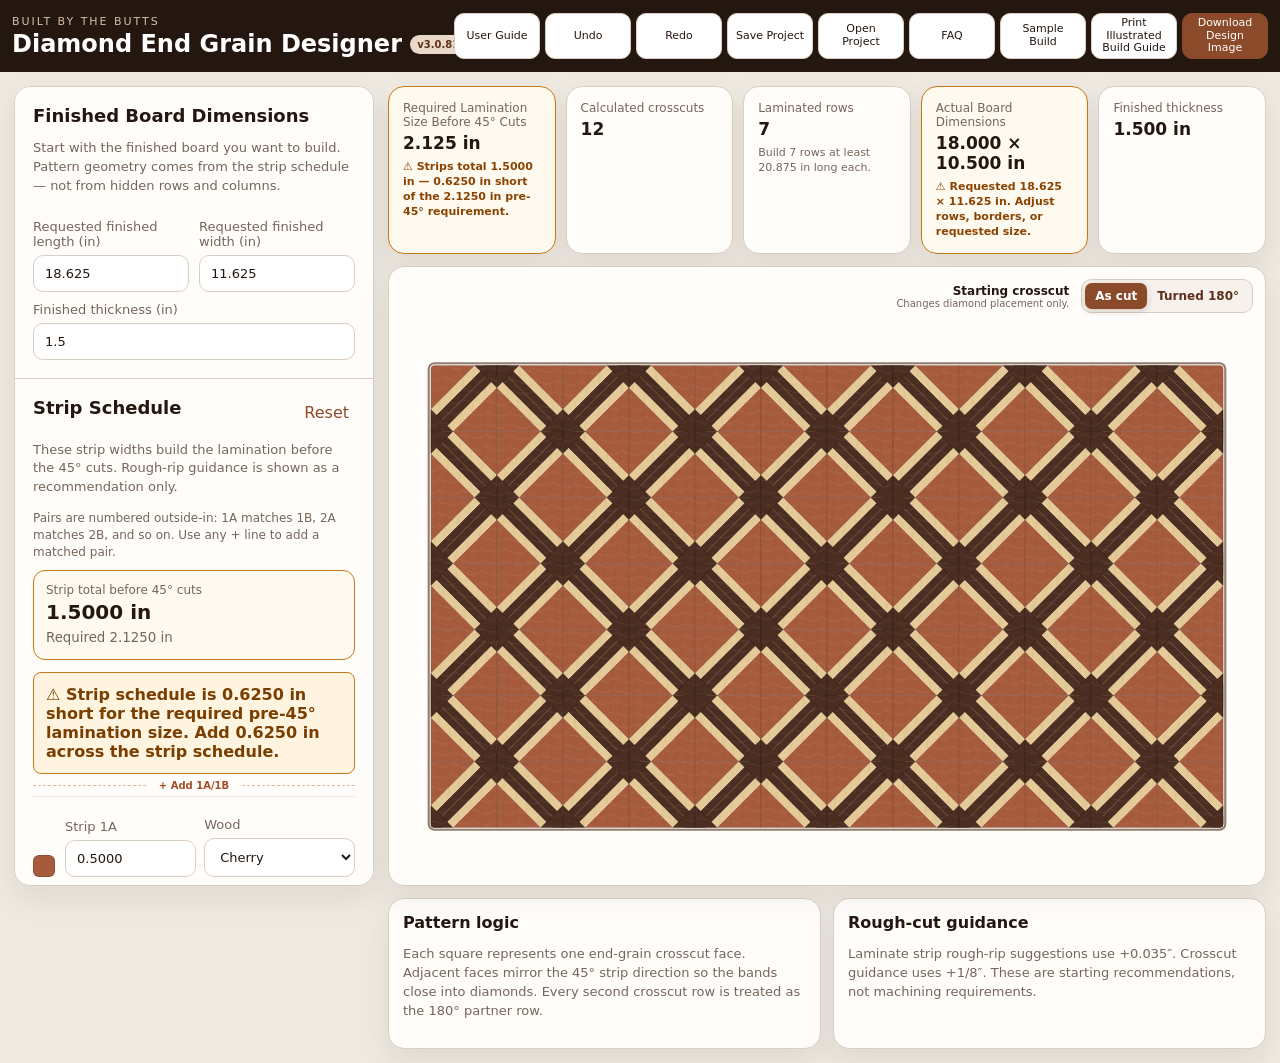
<file: index.html>
<!doctype html>
<html lang="en">
<head>
  <meta charset="utf-8" />
  <meta name="viewport" content="width=device-width, initial-scale=1" />
  <meta name="description" content="Diamond End Grain Designer by Built By The Butts" />
  <title>Diamond End Grain Designer</title>
  <link rel="stylesheet" href="styles.css?v=3.0.81" />
</head>
<body>
  <header class="app-header">
    <div>
      <p class="eyebrow">Built By The Butts</p>
      <h1>Diamond End Grain Designer <span class="version-badge">v3.0.81</span></h1>
    </div>
    <div class="header-actions">
      <a id="userGuideLink" class="secondary header-link" href="user-guide.html" target="_blank" rel="noopener">User Guide</a>
      <button id="undoBtn" class="secondary" type="button">Undo</button>
      <button id="redoBtn" class="secondary" type="button">Redo</button>
      <button id="saveProjectBtn" class="secondary" type="button">Save Project</button>
      <button id="openProjectBtn" class="secondary" type="button">Open Project</button>
      <input id="openProjectInput" type="file" accept="application/json,.json" hidden />
      <a id="faqLink" class="secondary header-link" href="faq.html" target="_blank" rel="noopener">FAQ</a>
      <a id="sampleBuildLink" class="secondary header-link" href="sample-build.html" target="_blank" rel="noopener">Sample Build</a>
      <button id="printPlanBtn" class="secondary" type="button">Print Illustrated Build Guide</button>
      <button id="exportSvgBtn" class="primary" type="button" title="Download the current board design as a scalable SVG image.">Download Design Image</button>
    </div>
  </header>

  <main class="workspace">
    <aside class="controls-panel">
      <section>
        <h2>Finished Board Dimensions</h2>
        <p class="help">Start with the finished board you want to build. Pattern geometry comes from the strip schedule — not from hidden rows and columns.</p>
        <div class="two-col">
          <label>Requested finished length (in)<input id="boardLength" type="number" min="1" max="60" step="0.125" /></label>
          <label>Requested finished width (in)<input id="boardWidth" type="number" min="1" max="36" step="0.125" /></label>
        </div>
        <label>Finished thickness (in)<input id="finishedThickness" type="number" min="0.75" max="3" step="0.125" /></label>
      </section>

      <section>
        <div class="section-heading-row"><h2>Strip Schedule</h2><button id="resetStripsBtn" class="text-button" type="button">Reset</button></div>
        <p class="help">These strip widths build the lamination before the 45° cuts. Rough-rip guidance is shown as a recommendation only.</p>
        <p class="strip-pair-help">Pairs are numbered outside-in: 1A matches 1B, 2A matches 2B, and so on. Use any + line to add a matched pair.</p>
        <div id="stripTotalCard" class="engineering-card"><span>Strip total before 45° cuts</span><strong id="stripTotalMetric"></strong><small id="stripTotalHelp"></small></div>
        <p id="stripTotalWarning" class="crosscut-warning" role="alert" hidden></p>
        <div id="stripEditor"></div>
      </section>

      <section>
        <h2>Diamond Accent</h2>
        <label>Accent cut depth <span id="edgeInsetLabel"></span><input id="edgeInset" type="range" min="0" max="1" step="0.0625" /></label>
        <div class="inset-quick-values">
          <button type="button" data-inset="0">Zero</button><button type="button" data-inset="0.125">⅛″</button><button type="button" data-inset="0.25">¼″</button><button type="button" data-inset="0.375">⅜″</button><button type="button" data-inset="0.5">½″</button><button type="button" data-inset="0.625">⅝″</button><button type="button" data-inset="0.75">¾″</button><button type="button" data-inset="0.875">⅞″</button><button type="button" data-inset="1">1″</button>
        </div>
        <p class="help">Cut depth controls only the two removed 45° corner areas. The laminated strip geometry stays fixed; replacement wood fills only what is cut away.</p>
        <label>Diamond Accent wood<select id="edgeWood"></select></label>
      </section>

      <section>
        <div class="section-heading-row"><h2>Top &amp; Bottom Borders</h2><button id="addBorderBandBtn" class="text-button" type="button">+ Add Border</button></div>
        <label class="toggle-row"><input id="includeBorders" type="checkbox" /> Include all-end-grain borders</label>
        <p class="help">Add one entry for every physical border band, even when adjacent bands use the same wood. Borders replace complete laminated rows as mirrored pairs—one full row at each edge.</p>
        <div id="borderFields">
          <div id="borderEditor"></div>
        </div>
        <div class="engineering-card"><span>Diamond field size</span><strong id="diamondFieldMetric"></strong></div>
        <div class="engineering-card"><span>Required border width</span><strong id="requiredBorderMetric"></strong></div>
        <div class="engineering-card"><span>Border schedule</span><strong id="borderMaterialMetric"></strong></div>
        <div class="engineering-card"><span>Border width check</span><strong id="borderDifferenceMetric"></strong></div>
        <p id="borderWarning" class="crosscut-warning" role="alert" hidden></p>
      </section>

      <section>
        <h2>Crosscut Engineering</h2>
        <label>Blade kerf (in) <span class="label-note">(enter your blade’s thickness)</span><input id="bladeKerf" type="number" min="0" max="0.25" step="0.001" /></label>
        <div class="engineering-card"><span>Recommended rough crosscut</span><strong id="roughCrosscutMetric"></strong><small id="roughCrosscutHelp"></small></div>
        <div class="engineering-card"><span>Calculated crosscut result</span><strong id="crosscutCountMetric"></strong><small id="crosscutCountHelp"></small></div>
        <p id="crosscutWarning" class="crosscut-warning" role="alert" hidden></p>
      </section>

      <section>
        <h2>Estimated Wood Cost</h2>
        <p class="help">Enter your supplier's USD price per board foot. Quantities are based on every rough-ripped strip, every laminated row, the full pre-45° blanks, crosscut kerf, borders, Diamond Accent replacement stock, and the selected waste allowance.</p>
        <p class="help">The estimate is rough lumber required for the build; actual purchases still depend on available board sizes, defects, and stock selection.</p>
        <p id="materialLengthHelp" class="material-help"></p>
        <label>Waste allowance (%)<input id="wastePercent" type="number" min="0" max="100" step="1" /></label>
        <div class="waste-recommendation"><span id="wasteRecommendation"></span><button id="useRecommendedWasteBtn" class="text-button" type="button">Use recommended</button></div>
        <p id="wasteWarning" class="crosscut-warning" role="alert" hidden></p>
        <div class="two-col">
          <div class="engineering-card"><span>Estimated rough lumber</span><strong id="materialPurchaseMetric"></strong></div>
          <div class="engineering-card"><span>Estimated Wood Cost</span><strong id="materialCostMetric"></strong></div>
        </div>
        <div class="material-table-wrap"><table class="material-table"><thead><tr><th>Species</th><th>Includes</th><th>Est. Buy BF</th><th>$/BF</th><th>Cost</th></tr></thead><tbody id="materialTableBody"></tbody></table></div>
      </section>

      <section>
        <div class="section-heading-row"><h2>Wood Library</h2><button id="addCustomWoodBtn" class="text-button" type="button">+ Add Custom Wood</button></div>
        <p class="help">Choose from the expanded built-in species list anywhere wood is selected. Colors are visual guides; actual wood varies by board, grain, age, and finish.</p>
        <div id="customWoodEditor"></div>
        <p id="customWoodEmpty" class="custom-wood-empty">No custom woods added.</p>
      </section>
    </aside>

    <section class="main-panel">
      <div class="metric-row">
        <article id="laminationMetricCard"><span>Required Lamination Size Before 45° Cuts</span><strong id="moduleWidthMetric"></strong><small id="laminationWarning" class="metric-warning" role="status" hidden></small></article>
        <article><span>Calculated crosscuts</span><strong id="crosscutMetric"></strong></article>
        <article><span>Laminated rows</span><strong id="laminatedRowMetric"></strong><small id="laminatedRowHelp" class="metric-detail"></small></article>
        <article id="actualBoardMetricCard"><span>Actual Board Dimensions</span><strong id="boardSizeMetric"></strong><small id="actualBoardWarning" class="metric-warning" role="status" hidden></small></article>
        <article><span>Finished thickness</span><strong id="thicknessMetric"></strong></article>
      </div>

      <div class="preview-card">
        <div class="preview-toolbar">
          <div><strong>Starting crosscut</strong><span>Changes diamond placement only.</span></div>
          <div class="glue-up-phase-control" role="group" aria-label="Starting crosscut glue-up orientation">
            <button type="button" data-glue-up-phase="0" aria-label="Keep Crosscut 1 as cut">As cut</button>
            <button type="button" data-glue-up-phase="1" aria-label="Turn Crosscut 1 180 degrees">Turned 180°</button>
          </div>
        </div>
        <svg id="boardSvg" viewBox="0 0 1200 760" role="img" aria-label="Finished diamond end grain board preview"></svg>
      </div>

      <div class="lower-grid">
        <article class="info-card">
          <h3>Pattern logic</h3>
          <p>Each square represents one end-grain crosscut face. Adjacent faces mirror the 45° strip direction so the bands close into diamonds. Every second crosscut row is treated as the 180° partner row.</p>
        </article>
        <article class="info-card">
          <h3>Rough-cut guidance</h3>
          <p>Laminate strip rough-rip suggestions use +0.035″. Crosscut guidance uses +1/8″. These are starting recommendations, not machining requirements.</p>
        </article>
      </div>
    </section>
  </main>

  <article id="printPlan" class="print-plan" aria-label="Printable workshop plan"></article>

  <div id="toast" role="status" aria-live="polite"></div>
  <script src="geometry.js?v=3.0.81"></script>
  <script src="manufacturing.js?v=3.0.81"></script>
  <script src="material.js?v=3.0.81"></script>
  <script src="app.js?v=3.0.81"></script>
</body>
</html>
</file>
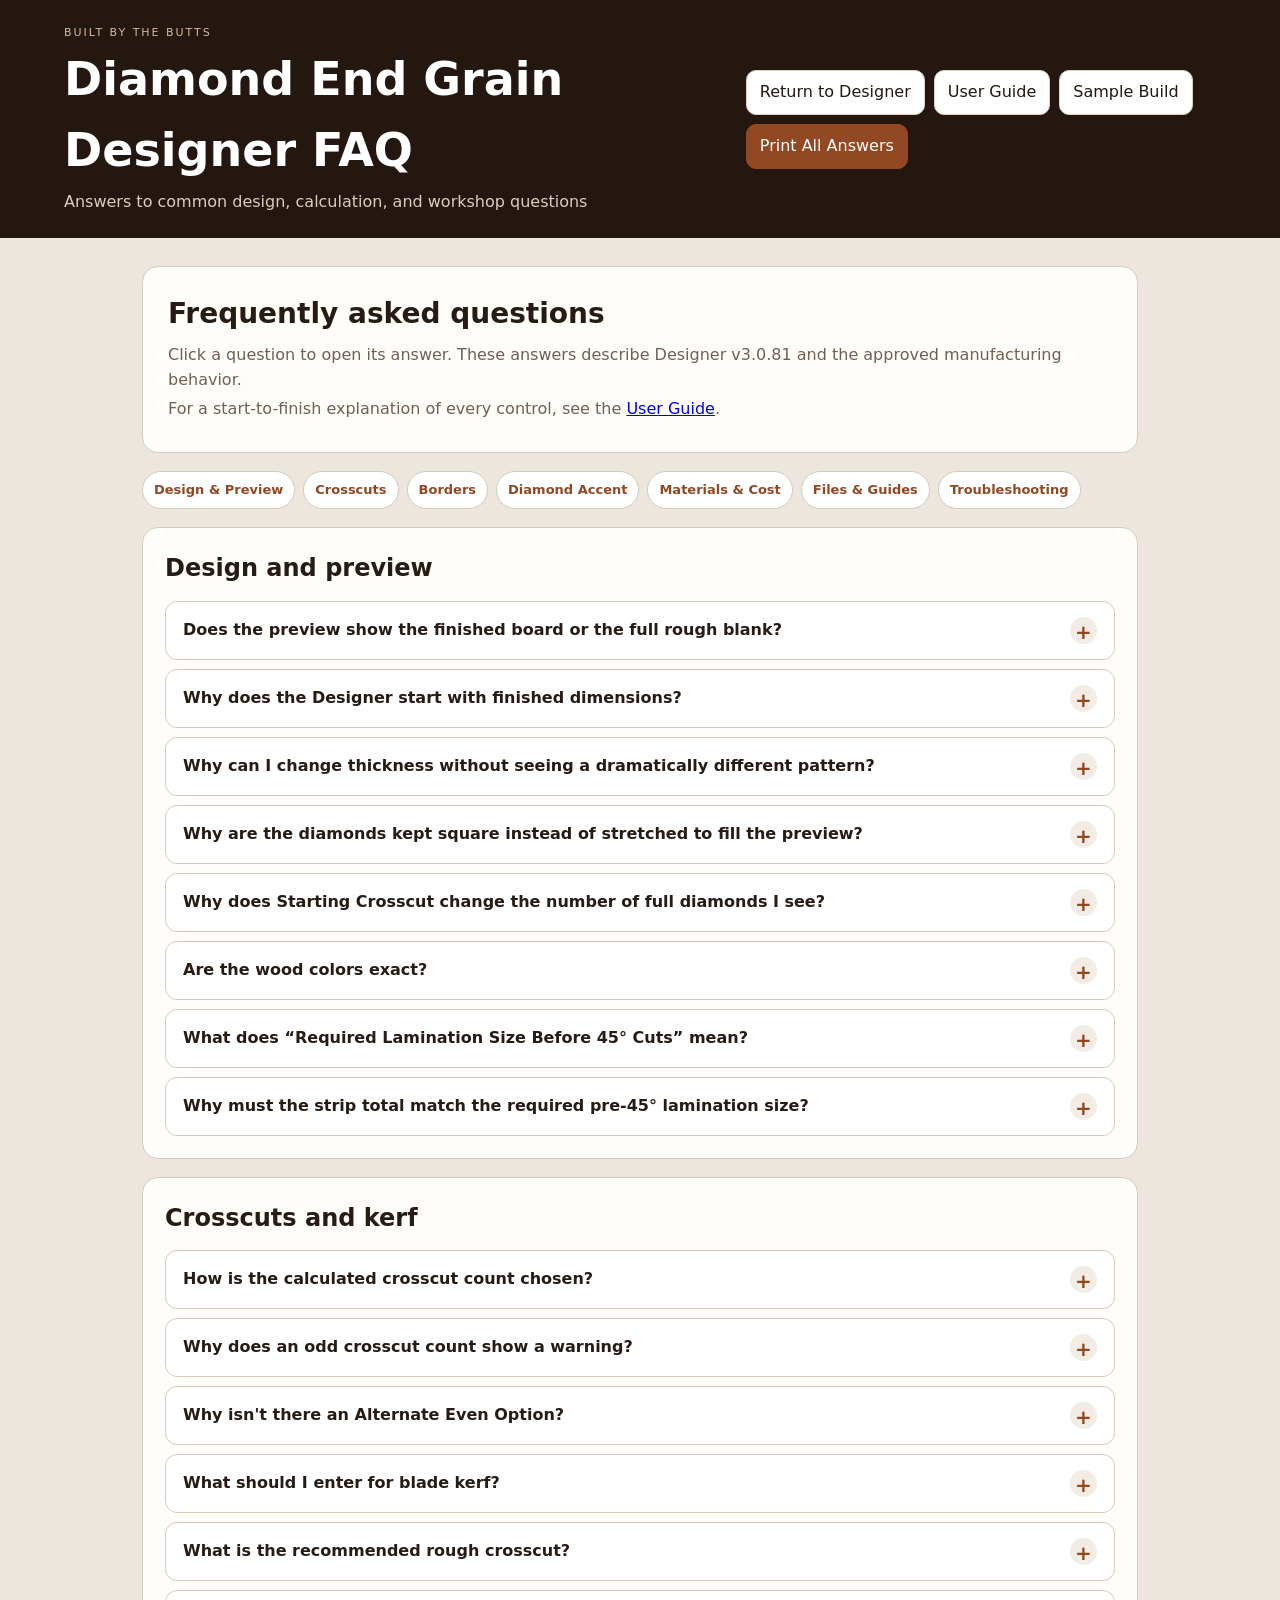
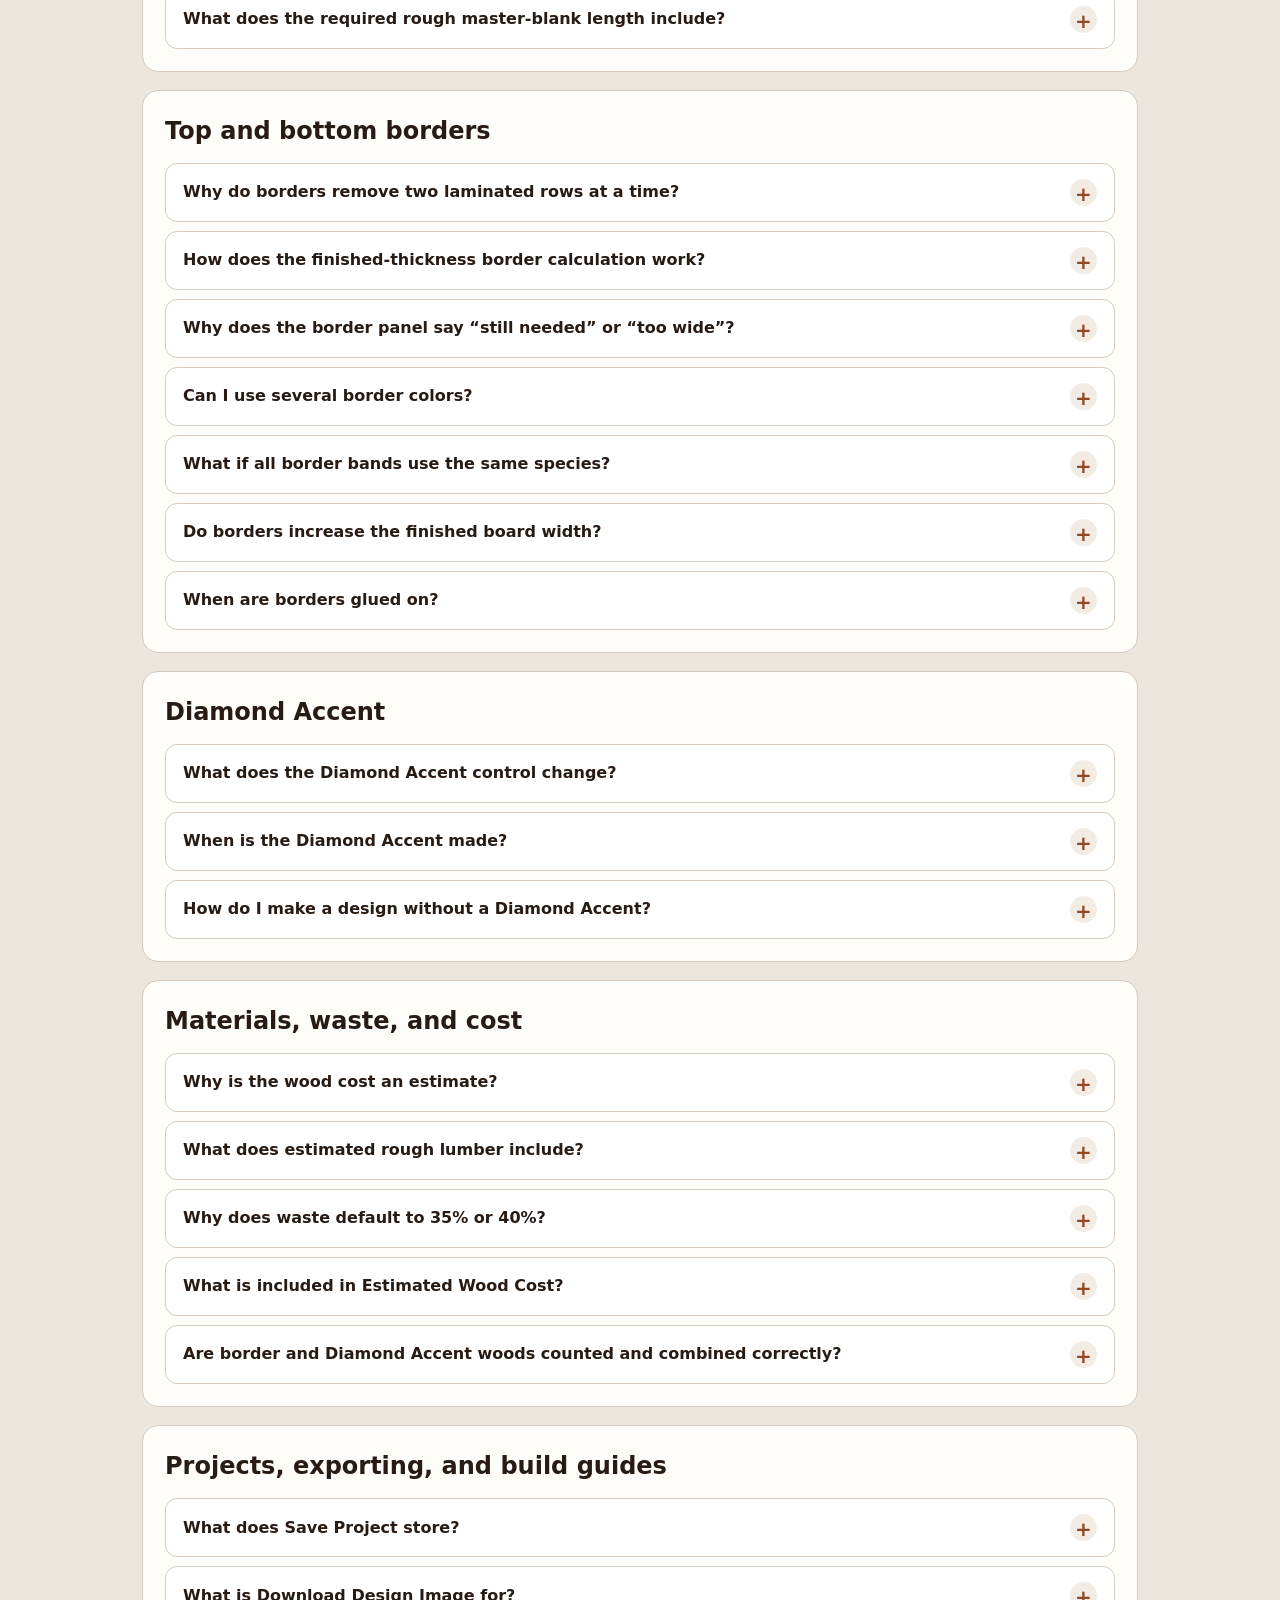
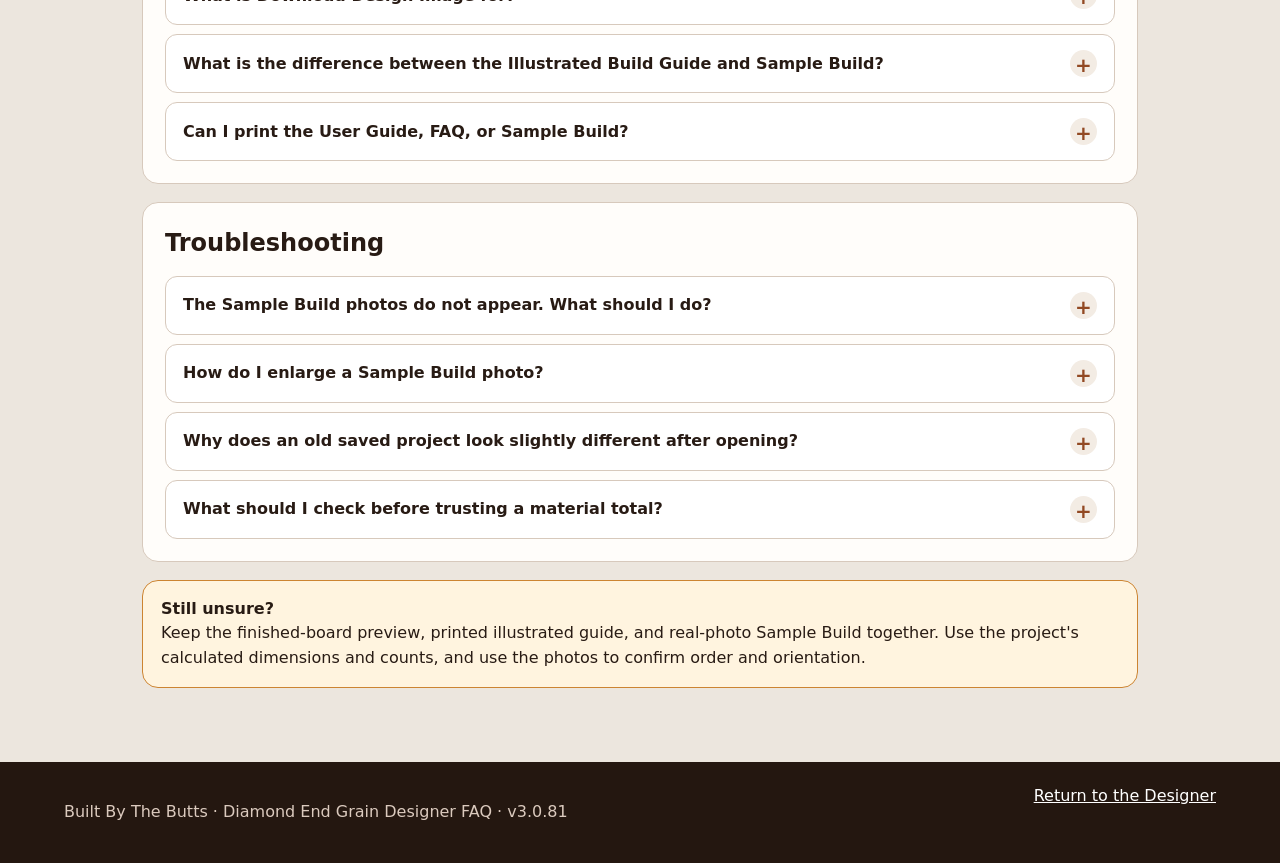
<file: faq.html>
<!doctype html>
<html lang="en">
<head>
  <meta charset="utf-8" />
  <meta name="viewport" content="width=device-width, initial-scale=1" />
  <meta name="description" content="Frequently Asked Questions for the Diamond End Grain Designer" />
  <title>FAQ — Diamond End Grain Designer</title>
  <style>
    :root{--ink:#281b14;--muted:#705f54;--paper:#fffdfa;--line:#d7c9bc;--accent:#924923;--soft:#f3ece4;--warn:#fff4df}
    *{box-sizing:border-box}html{scroll-behavior:smooth}body{margin:0;background:#ece6de;color:var(--ink);font-family:Inter,ui-sans-serif,system-ui,-apple-system,"Segoe UI",sans-serif;line-height:1.55}
    .page-header{padding:24px clamp(20px,5vw,72px);background:#241710;color:#fff}.header-row{display:flex;align-items:center;justify-content:space-between;gap:24px}.eyebrow{margin:0;text-transform:uppercase;letter-spacing:.18em;font-size:11px;color:#d7b79f}.page-header h1{margin:3px 0;font-size:clamp(30px,4vw,46px)}.subtitle{margin:0;color:#dccdc2}.nav{display:flex;flex-wrap:wrap;gap:9px}.button{display:inline-block;border:1px solid #ddcfc5;border-radius:10px;padding:9px 13px;background:#fff;color:#241710;text-decoration:none;font:inherit;cursor:pointer}.button.primary{background:#924923;border-color:#924923;color:#fff}
    main{max-width:1040px;margin:0 auto;padding:28px 22px 56px}.intro,.group,.callout{background:var(--paper);border:1px solid var(--line);border-radius:16px}.intro{padding:25px}.intro h2{margin:0 0 7px;font-size:28px}.intro p{margin:5px 0;color:var(--muted)}.toc{display:flex;flex-wrap:wrap;gap:8px;margin:18px 0}.toc a{padding:8px 11px;border:1px solid var(--line);border-radius:999px;background:#fff;color:var(--accent);text-decoration:none;font-size:13px;font-weight:700}
    .group{margin-top:18px;padding:22px;scroll-margin-top:16px}.group h2{margin:0 0 13px;font-size:24px}.group-intro{color:var(--muted);margin:-5px 0 13px}.faq{border:1px solid var(--line);border-radius:12px;background:#fff;overflow:hidden}.faq+ .faq{margin-top:9px}.faq summary{display:flex;align-items:center;justify-content:space-between;gap:14px;padding:15px 17px;cursor:pointer;font-weight:800;list-style:none}.faq summary::-webkit-details-marker{display:none}.faq summary::after{content:"+";display:grid;place-items:center;min-width:27px;height:27px;border-radius:50%;background:var(--soft);color:var(--accent);font-size:20px}.faq[open] summary{background:var(--soft)}.faq[open] summary::after{content:"−"}.answer{padding:3px 17px 16px;color:var(--muted)}.answer p{margin:8px 0}.answer strong{color:var(--ink)}.answer ul{margin:8px 0;padding-left:22px}.answer li{margin:6px 0}.example{padding:13px;border-left:5px solid var(--accent);border-radius:8px;background:var(--soft)}.callout{margin:18px 0;padding:16px 18px;background:var(--warn);border-color:#cc8432}.callout strong{display:block}
    footer{display:flex;justify-content:space-between;gap:20px;padding:22px clamp(20px,5vw,72px);background:#241710;color:#dbcabe}footer a{color:#fff}
    @media(max-width:760px){.header-row{display:grid}.nav{justify-content:start}footer{display:grid}}
    @media print{@page{margin:.55in}.page-header{padding:0 0 14px;background:#fff;color:#111;border-bottom:2px solid #241710}.page-header .nav,footer,.toc{display:none}.eyebrow,.subtitle{color:#444}main{max-width:none;padding:14px 0}.intro,.group{break-inside:auto;box-shadow:none}.group{padding:13px;margin-top:11px}.group h2{font-size:17px}.faq{break-inside:avoid}.faq summary{font-size:11pt;padding:9px}.faq summary::after{display:none}.faq .answer{display:block!important;padding:0 9px 10px;font-size:9.5pt}}
  </style>
</head>
<body>
  <header class="page-header">
    <div class="header-row">
      <div><p class="eyebrow">Built By The Butts</p><h1>Diamond End Grain Designer FAQ</h1><p class="subtitle">Answers to common design, calculation, and workshop questions</p></div>
      <nav class="nav" aria-label="FAQ navigation"><a class="button" href="index.html">Return to Designer</a><a class="button" href="user-guide.html">User Guide</a><a class="button" href="sample-build.html">Sample Build</a><button class="button primary" type="button" onclick="document.querySelectorAll('details').forEach(item=>item.open=true);window.print()">Print All Answers</button></nav>
    </div>
  </header>

  <main>
    <section class="intro"><h2>Frequently asked questions</h2><p>Click a question to open its answer. These answers describe Designer v3.0.81 and the approved manufacturing behavior.</p><p>For a start-to-finish explanation of every control, see the <a href="user-guide.html">User Guide</a>.</p></section>
    <nav class="toc" aria-label="FAQ categories"><a href="#design">Design &amp; Preview</a><a href="#crosscuts">Crosscuts</a><a href="#borders">Borders</a><a href="#edge-rip">Diamond Accent</a><a href="#materials">Materials &amp; Cost</a><a href="#files">Files &amp; Guides</a><a href="#troubleshooting">Troubleshooting</a></nav>

    <section id="design" class="group">
      <h2>Design and preview</h2>
      <details class="faq"><summary>Does the preview show the finished board or the full rough blank?</summary><div class="answer"><p>It shows the <strong>finished board face</strong>. Rough machining overage is reported in the engineering guidance and material estimate, but it is not added around the visual preview.</p></div></details>
      <details class="faq"><summary>Why does the Designer start with finished dimensions?</summary><div class="answer"><p>The entries are the <strong>requested</strong> finished size. The Designer works backward from them, then reports the <strong>Actual Board Dimensions</strong> produced by complete crosscuts, complete laminated rows, and entered borders. It never hides a row calculation or silently trims away a good laminated row.</p></div></details>
      <details class="faq"><summary>Why can I change thickness without seeing a dramatically different pattern?</summary><div class="answer"><p>If the nearest whole crosscut count and laminated-row count remain the same, the arrangement can look similar. The thickness still changes the lamination requirement, rough-crosscut guidance, calculated finished run, master-blank length, material quantity, and the physical size represented by each crosscut.</p></div></details>
      <details class="faq"><summary>Why are the diamonds kept square instead of stretched to fill the preview?</summary><div class="answer"><p>Stretching would show a shape that cannot be built from square end-grain faces. The Designer keeps one uniform scale, centers any length overage, and clips only at the finished ends.</p></div></details>
      <details class="faq"><summary>Why does Starting Crosscut change the number of full diamonds I see?</summary><div class="answer"><p>It changes which piece receives the first 180-degree turn in the alternating glue-up. One choice can center a full diamond near an end, while the other can place partial diamonds at both ends and one fewer full diamond through the center. It is the same collection of crosscuts in a different physical orientation; dimensions and material quantities do not change.</p></div></details>
      <details class="faq"><summary>Are the wood colors exact?</summary><div class="answer"><p>No. Colors help identify species and follow the pattern. Actual wood varies by tree, board, grain, age, sanding, lighting, and finish. Custom woods can be added with a name and approximate preview color.</p></div></details>
      <details class="faq"><summary>What does “Required Lamination Size Before 45° Cuts” mean?</summary><div class="answer"><p>It is the practical square size of the laminated blank before the first 45-degree cuts. The mathematical minimum is finished thickness × √2. The Designer rounds <strong>up</strong> to the nearest 1/8 inch so the blank is not undersized.</p></div></details>
      <details class="faq"><summary>Why must the strip total match the required pre-45° lamination size?</summary><div class="answer"><p>The entered strips form the physical laminated blank before its four 45-degree cuts. Their combined width must therefore equal the Required Lamination Size Before 45° Cuts, not the finished board thickness. For a 1.500-inch finished board, that rounded requirement is 2.125 inches. The Designer shows both values and warns until they match.</p></div></details>
    </section>

    <section id="crosscuts" class="group">
      <h2>Crosscuts and kerf</h2>
      <details class="faq"><summary>How is the calculated crosscut count chosen?</summary><div class="answer"><p>The Designer divides finished length by finished thickness and uses the nearest whole crosscut count. That actual count drives the preview and manufacturing result.</p></div></details>
      <details class="faq"><summary>Why does an odd crosscut count show a warning?</summary><div class="answer"><p>Alternating pieces form mirrored partners. An odd count leaves a different pattern termination at the two ends, so the finished board is visibly unbalanced. The Designer shows the real odd result instead of hiding it.</p></div></details>
      <details class="faq"><summary>Why isn't there an Alternate Even Option?</summary><div class="answer"><p>An automatic even override could silently change the physical result. The current Designer keeps the requested finished dimensions as the source of truth. Change the finished length or thickness yourself when an even count is preferred.</p></div></details>
      <details class="faq"><summary>What should I enter for blade kerf?</summary><div class="answer"><p>Enter the actual thickness of the blade making the crosscuts. Kerf is the material removed by each cut and directly increases the required master-blank length.</p></div></details>
      <details class="faq"><summary>What is the recommended rough crosscut?</summary><div class="answer"><p>It is the finished thickness plus approximately 1/8 inch for flattening and cleanup. It is starting guidance, not a substitute for the allowance required by your process.</p></div></details>
      <details class="faq"><summary>What does the required rough master-blank length include?</summary><div class="answer"><p>It includes every assigned rough crosscut plus the blade kerf between adjacent pieces. The result appears inside the single calculated crosscut result.</p></div></details>
    </section>

    <section id="borders" class="group">
      <h2>Top and bottom borders</h2>
      <details class="faq"><summary>Why do borders remove two laminated rows at a time?</summary><div class="answer"><p>The top and bottom borders are mirrored. Each border threshold therefore removes one complete row from the top and one complete row from the bottom. This prevents a design that would require ripping a patterned row lengthwise.</p></div></details>
      <details class="faq"><summary>How does the finished-thickness border calculation work?</summary><div class="answer"><p class="example">For a 12.875-inch board at 1.500-inch finished thickness, 1.3125 inches of entered border per edge leaves 10.250 inches available. Six complete 1.500-inch cells fit, creating a 9.000-inch diamond field. The completed border must therefore total 1.9375 inches per edge.</p></div></details>
      <details class="faq"><summary>Why does the border panel say “still needed” or “too wide”?</summary><div class="answer"><p>Your entered physical bands are compared with the width needed to reach the requested overall board width at a complete mirrored row-pair boundary. You may adjust the bands until the check reads <strong>Matched ✓</strong>, accept the displayed Actual Board Dimensions, or change the requested board width.</p></div></details>
      <details class="faq"><summary>Can I use several border colors?</summary><div class="answer"><p>Yes. Add as many bands as required and choose the width and species for each. The schedule is mirrored at both long edges.</p></div></details>
      <details class="faq"><summary>What if all border bands use the same species?</summary><div class="answer"><p>Add one entry for every physical band even when adjacent bands use the same species. Four same-color bands require four entries; the Designer does not merge them.</p></div></details>
      <details class="faq"><summary>Do borders increase the finished board width?</summary><div class="answer"><p>The actual width is the complete diamond field plus the entered border widths on both edges. If that total differs from the requested width, the Actual Board Dimensions card warns you. The Designer does not resize or trim those physical parts to force the requested number.</p></div></details>
      <details class="faq"><summary>When are borders glued on?</summary><div class="answer"><p>Complete the long master blank first, then glue the borders to both long edges <strong>before crosscutting</strong>. This produces bordered end-grain pieces when the master blank is sliced.</p></div></details>
    </section>

    <section id="edge-rip" class="group">
      <h2>Diamond Accent</h2>
      <details class="faq"><summary>What does the Diamond Accent control change?</summary><div class="answer"><p>It changes only the two 45-degree corner areas removed from the completed first-cut section. The selected accent wood fills only those removed areas; the original laminate geometry does not stretch or change.</p></div></details>
      <details class="faq"><summary>When is the Diamond Accent made?</summary><div class="answer"><p>Make all four initial 45-degree cuts first. Then cut the two shoulders across the designated center section, prepare matching 45-degree accent pieces, and glue them to the fresh cut faces.</p></div></details>
      <details class="faq"><summary>How do I make a design without a Diamond Accent?</summary><div class="answer"><p>Select <strong>Zero</strong>. The accent geometry and Diamond Accent steps are then omitted from the preview guidance and printable procedure.</p></div></details>
    </section>

    <section id="materials" class="group">
      <h2>Materials, waste, and cost</h2>
      <details class="faq"><summary>Why is the wood cost an estimate?</summary><div class="answer"><p>Every shop and board is different. Defects, grain selection, milling, machine setup, available board sizes, and workflow can change the actual amount purchased and used.</p></div></details>
      <details class="faq"><summary>What does estimated rough lumber include?</summary><div class="answer"><p>It counts every physical rough-ripped strip in every laminated row, the required pre-45° blank size, full kerf-inclusive master-blank length, borders on both edges, Diamond Accent replacement wood, and the selected waste allowance. Laminate strips use the +0.035-inch rough-rip recommendation; border stock keeps its separate +1/16-inch allowance. Identical laminate cuts are grouped for the printable total, and a matching same-species center pair is counted as one wider strip with one rough-rip allowance. The Designer displays the exact row-count × row-length basis used for the laminate board feet. Finished-board volume is not shown.</p></div></details>
      <details class="faq"><summary>Why does waste default to 35% or 40%?</summary><div class="answer"><p>The recommended minimum is 35% when there is no Diamond Accent and 40% when a Diamond Accent is selected. You may enter another value, but a warning remains visible below the recommendation.</p></div></details>
      <details class="faq"><summary>What is included in Estimated Wood Cost?</summary><div class="answer"><p>It is the estimated rough lumber for each species multiplied by the board-foot prices you enter. It does not include glue, sandpaper, finish, blades, electricity, labor, or other shop supplies.</p></div></details>
      <details class="faq"><summary>Are border and Diamond Accent woods counted and combined correctly?</summary><div class="answer"><p>Yes. Each physical border band is counted on both long edges. The full original laminate remains in the estimate because it must be built before the Diamond Accent shoulders are cut; accent wood is then added separately. Shared species are combined into one purchasing row.</p></div></details>
    </section>

    <section id="files" class="group">
      <h2>Projects, exporting, and build guides</h2>
      <details class="faq"><summary>What does Save Project store?</summary><div class="answer"><p>The downloaded JSON file stores the design dimensions, strips, border bands, Diamond Accent, woods, custom colors, prices, kerf, and waste choices. Use Open Project to continue later.</p></div></details>
      <details class="faq"><summary>What is Download Design Image for?</summary><div class="answer"><p>It downloads the current finished-board design as an SVG—a scalable image that stays sharp at any size and can be edited in compatible graphics software. Use the engineering values and printed plan for machining dimensions rather than measuring the image.</p></div></details>
      <details class="faq"><summary>What is the difference between the Illustrated Build Guide and Sample Build?</summary><div class="answer"><p>The <strong>Illustrated Build Guide</strong> is generated from the active project, including its woods, counts, dimensions, and selected operations. The <strong>Sample Build</strong> is an independent real-photo reference showing one actual build.</p></div></details>
      <details class="faq"><summary>Can I print the User Guide, FAQ, or Sample Build?</summary><div class="answer"><p>Yes. Each page has its own print control. Printing the FAQ opens every answer first. The Sample Build can also be printed independently without altering the active design.</p></div></details>
    </section>

    <section id="troubleshooting" class="group">
      <h2>Troubleshooting</h2>
      <details class="faq"><summary>The Sample Build photos do not appear. What should I do?</summary><div class="answer"><p>Use Designer v3.0.52 or newer. All 20 photos are embedded directly in the Sample Build page, so they no longer depend on a nested photo folder. If an older copy is open, close it and open the current version.</p></div></details>
      <details class="faq"><summary>How do I enlarge a Sample Build photo?</summary><div class="answer"><p>Click the photo, or focus it with the keyboard and press Enter or Space. Use the on-screen arrows or keyboard left/right arrows to move between photos. Close with the × button, the background, or Escape.</p></div></details>
      <details class="faq"><summary>Why does an old saved project look slightly different after opening?</summary><div class="answer"><p>The Designer migrates supported older data into current controls. Current previews use finished thickness for square-cell spacing; strip widths determine the bands inside each cell. This can correct the row and length proportions shown by an older release. Review warnings and save a new copy after confirming it.</p></div></details>
      <details class="faq"><summary>What should I check before trusting a material total?</summary><div class="answer"><p>Confirm the Actual Board Dimensions, strips, Diamond Accent, border widths, species, kerf, and waste; review any requested-size or border warnings; then compare the result with the actual boards available from your supplier.</p></div></details>
    </section>

    <div class="callout"><strong>Still unsure?</strong>Keep the finished-board preview, printed illustrated guide, and real-photo Sample Build together. Use the project's calculated dimensions and counts, and use the photos to confirm order and orientation.</div>
  </main>

  <footer><p>Built By The Butts · Diamond End Grain Designer FAQ · v3.0.81</p><a href="index.html">Return to the Designer</a></footer>
</body>
</html>
</file>
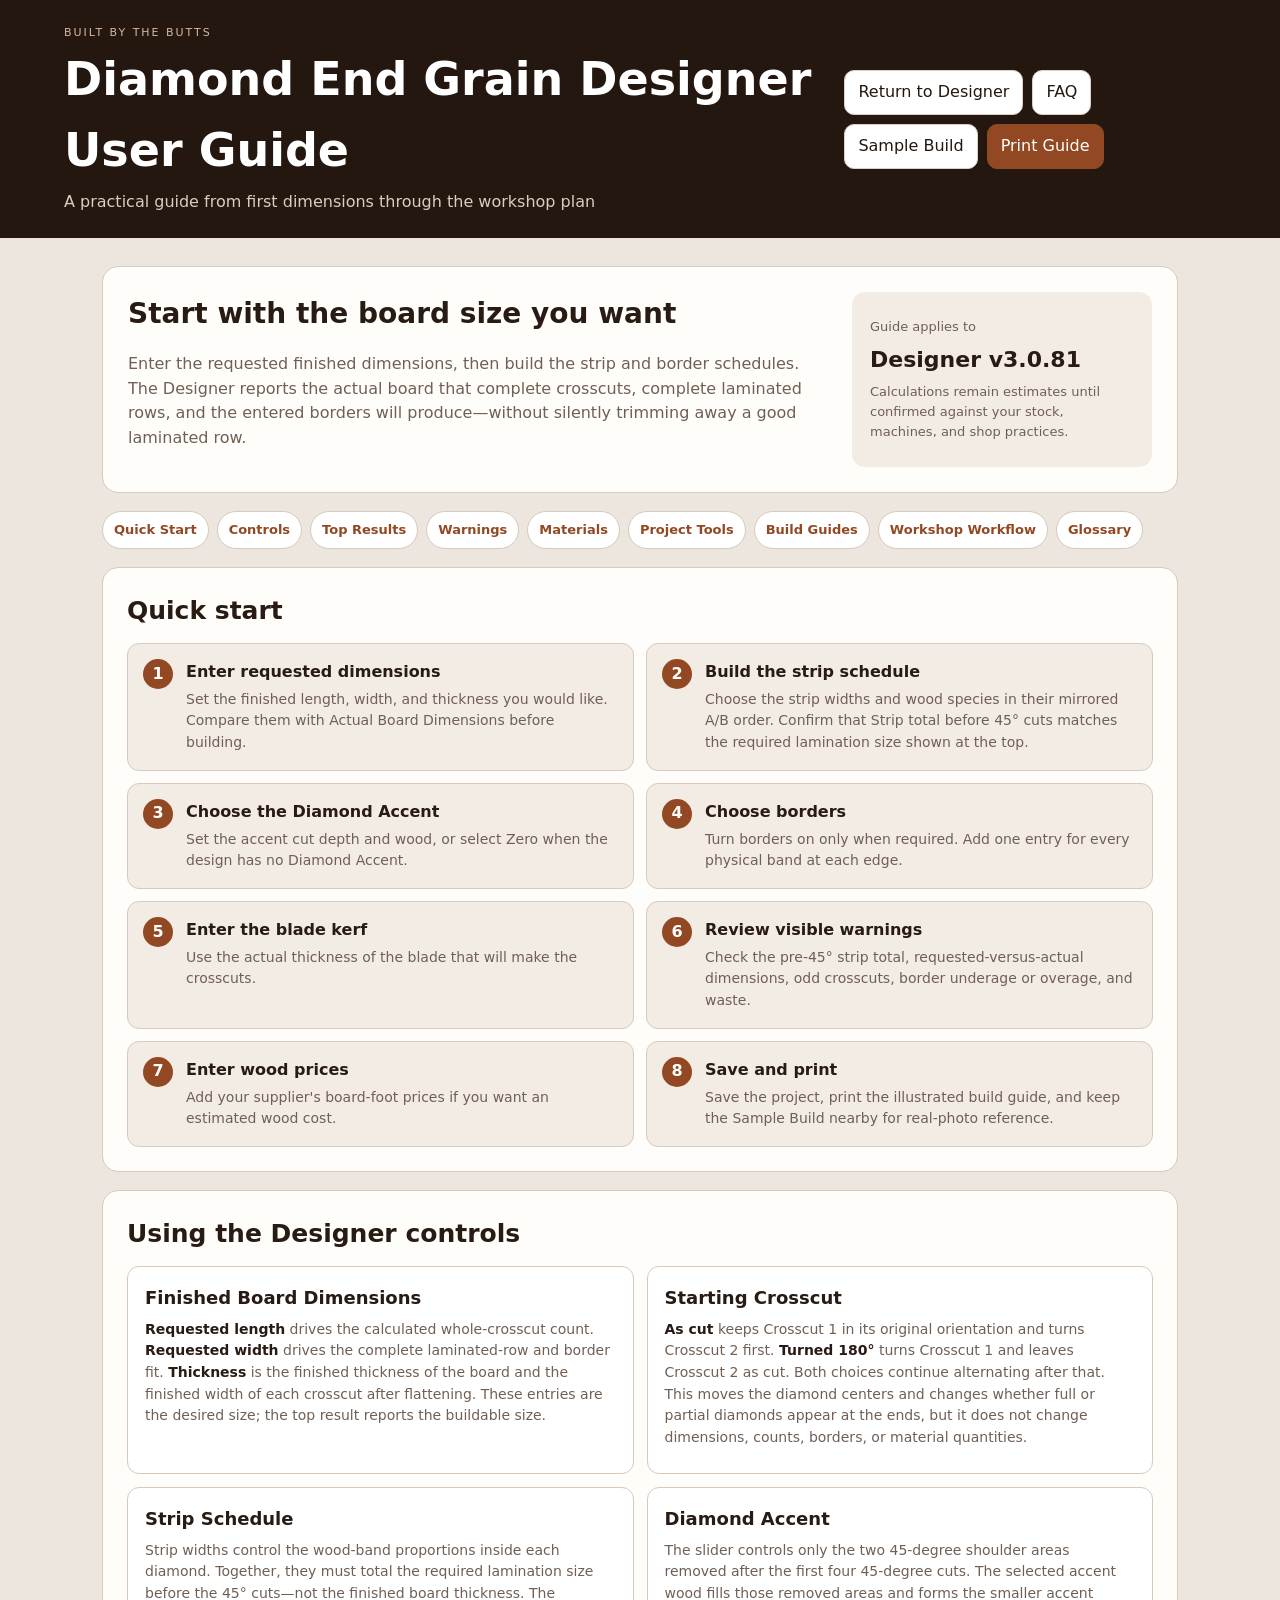
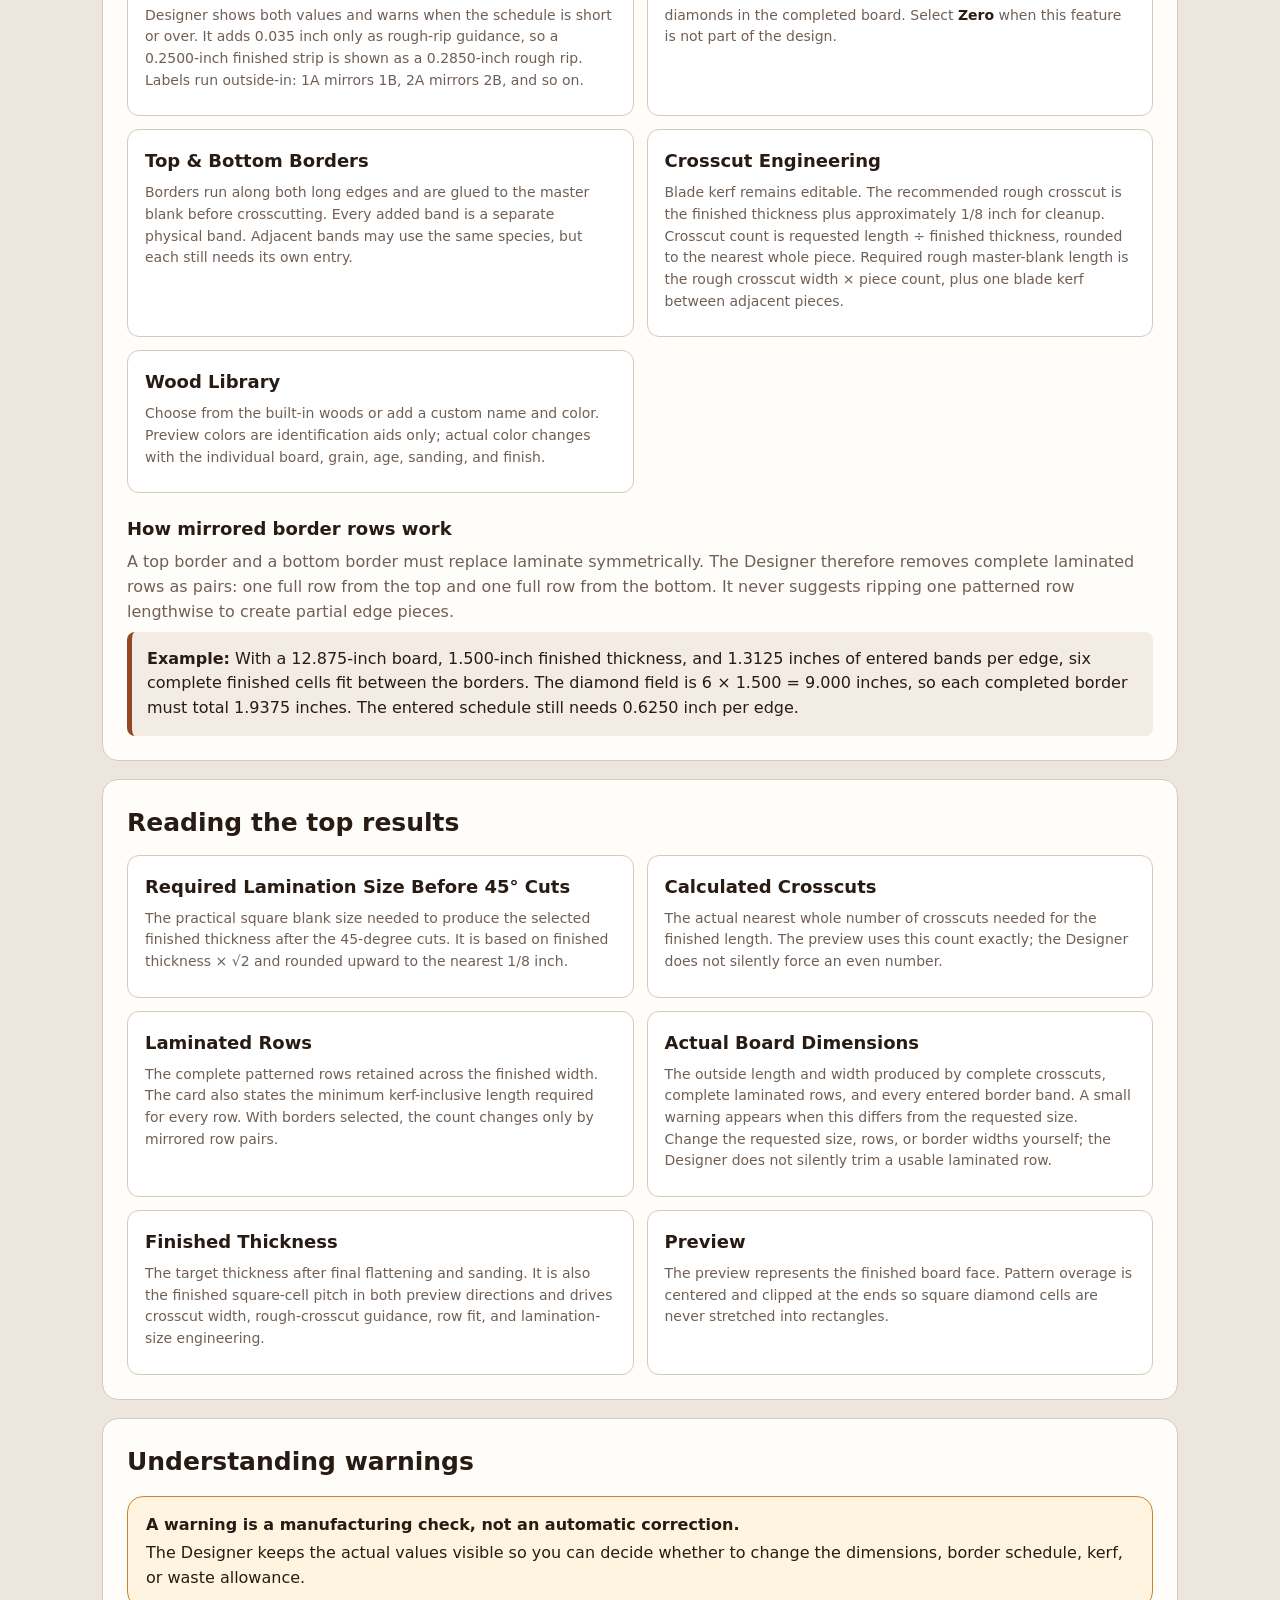
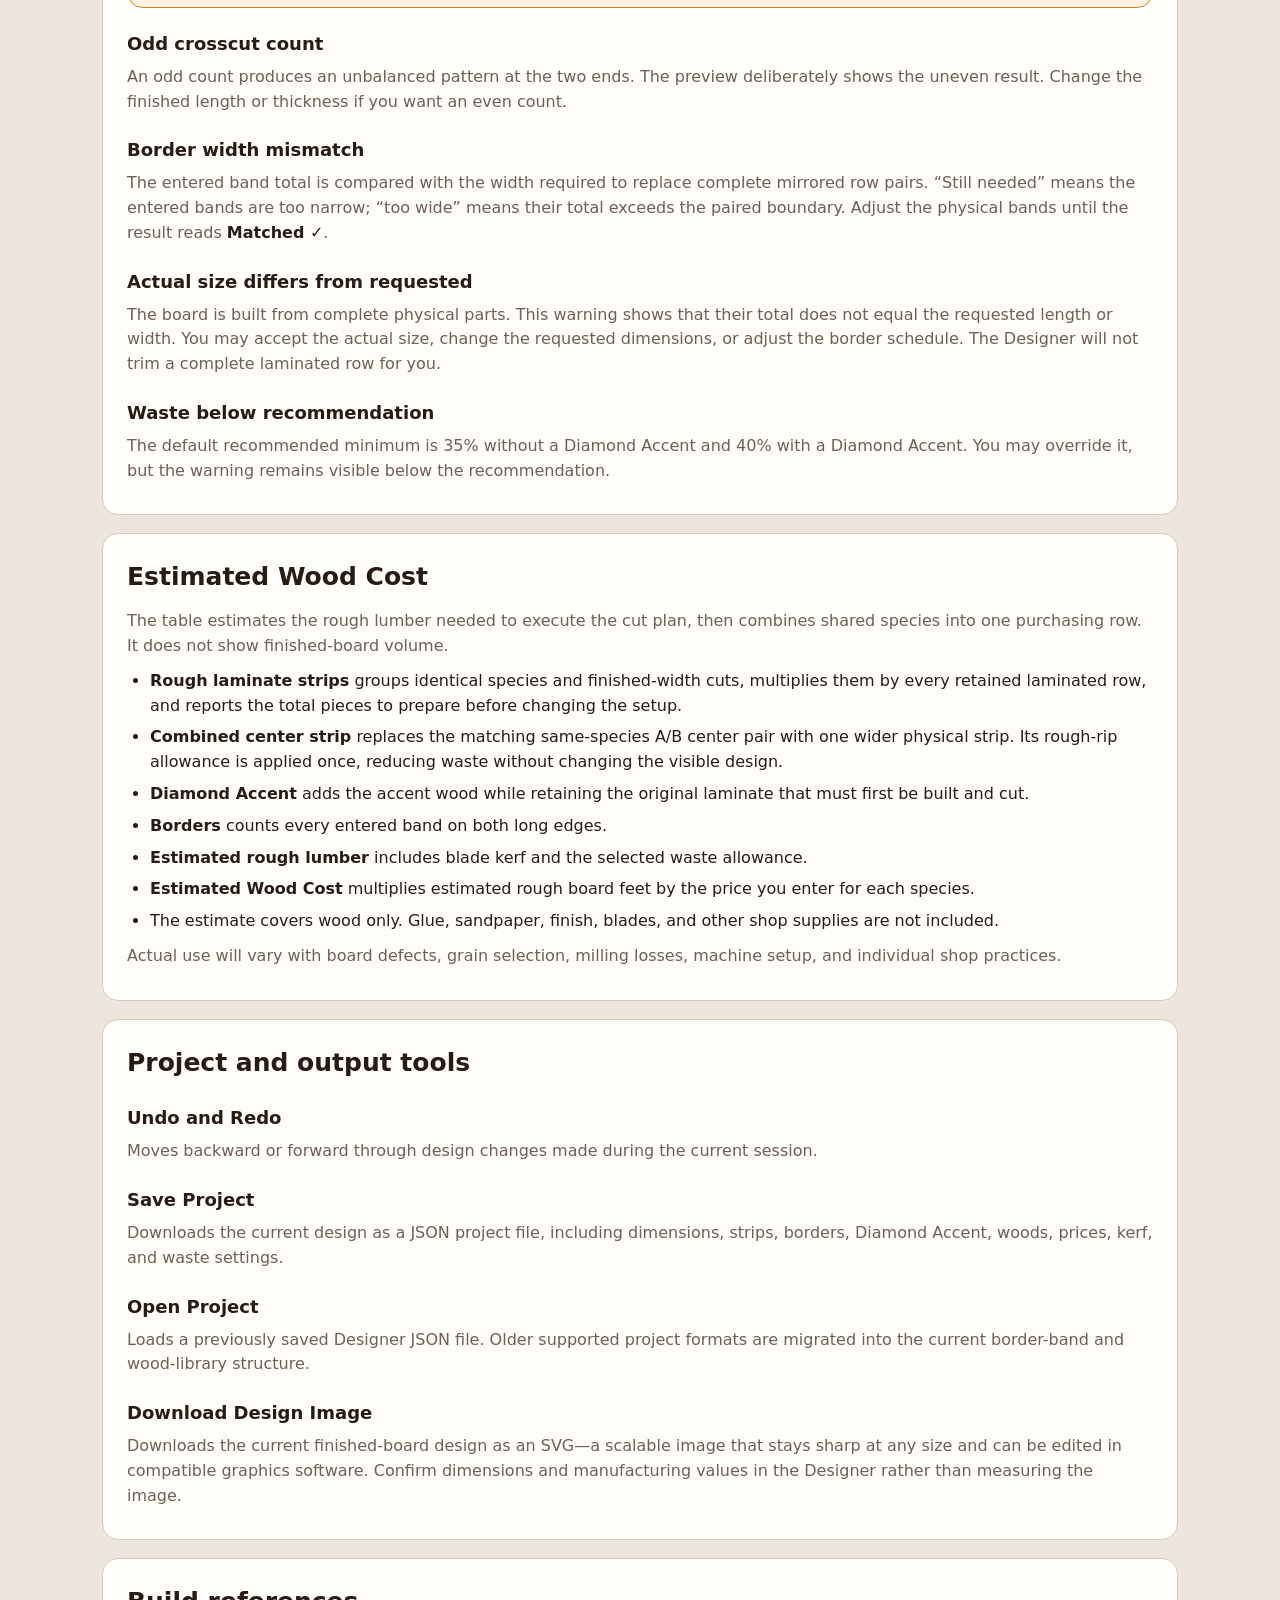
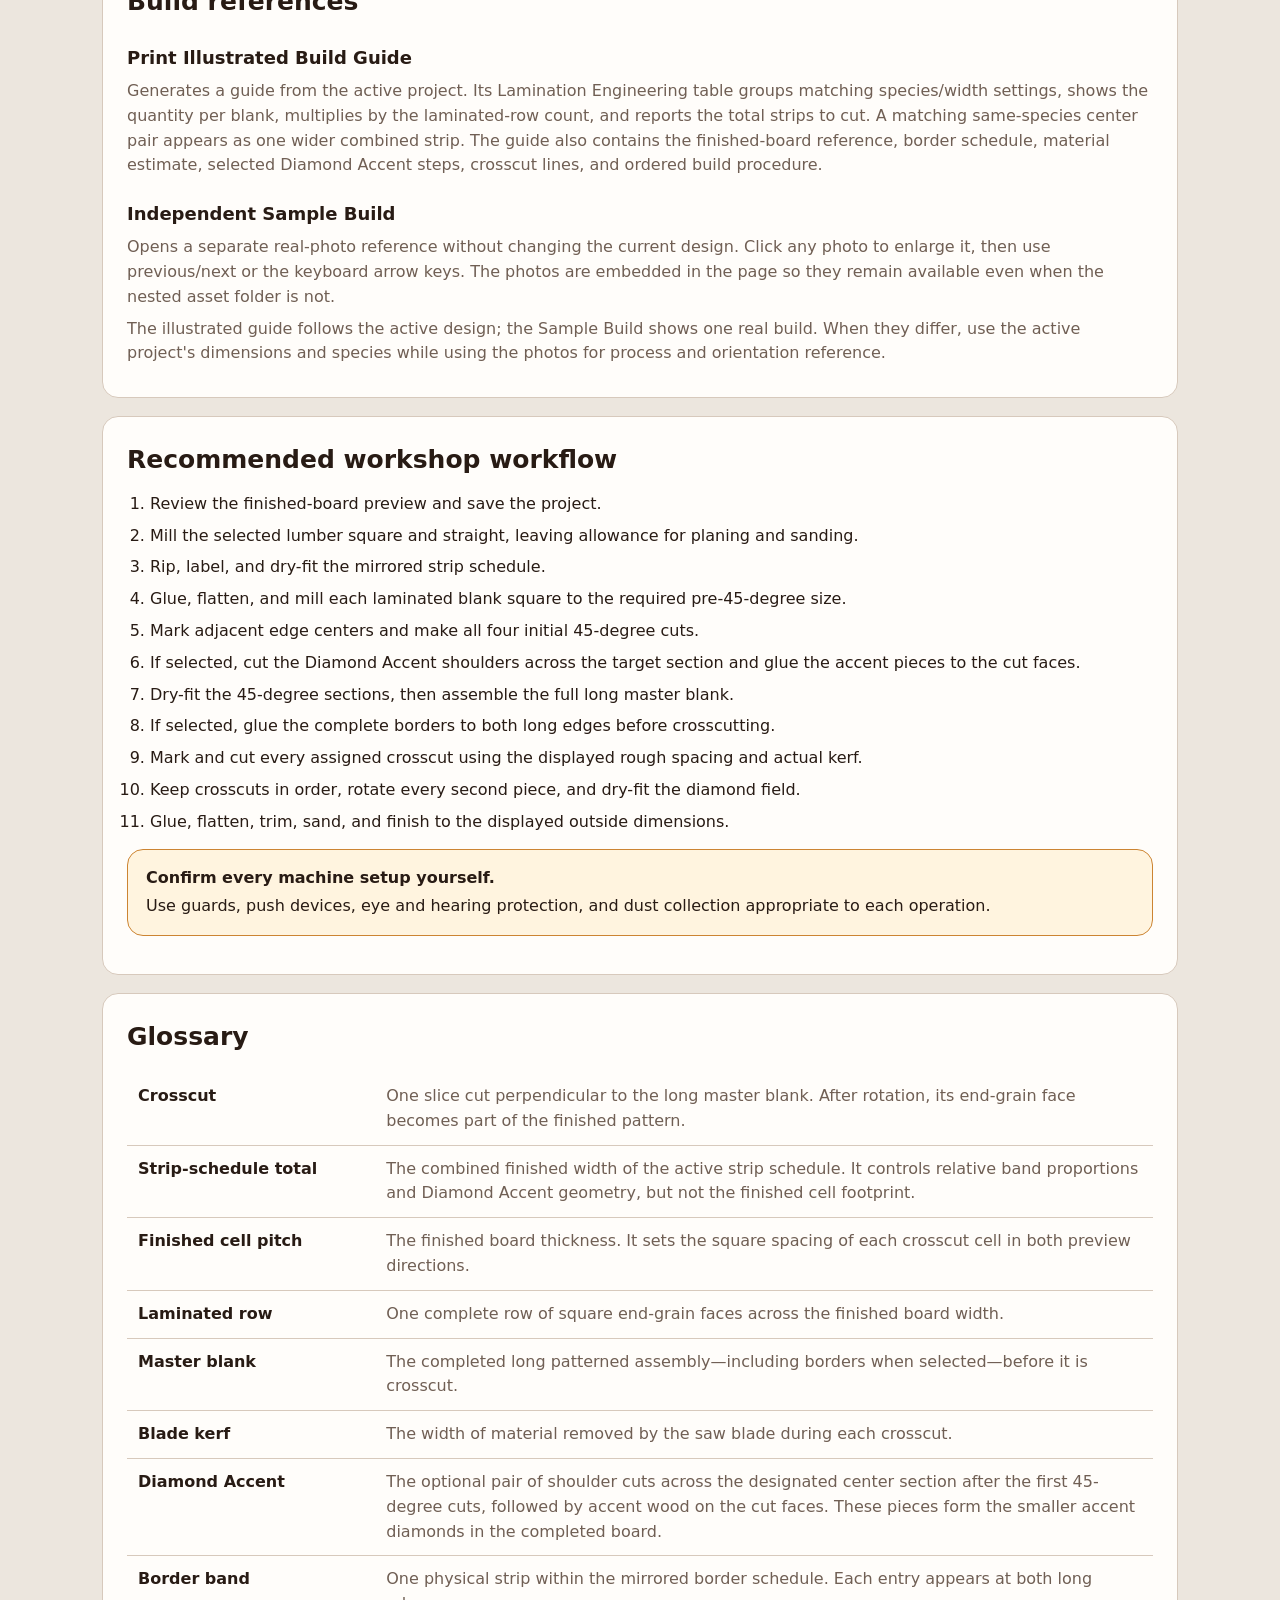
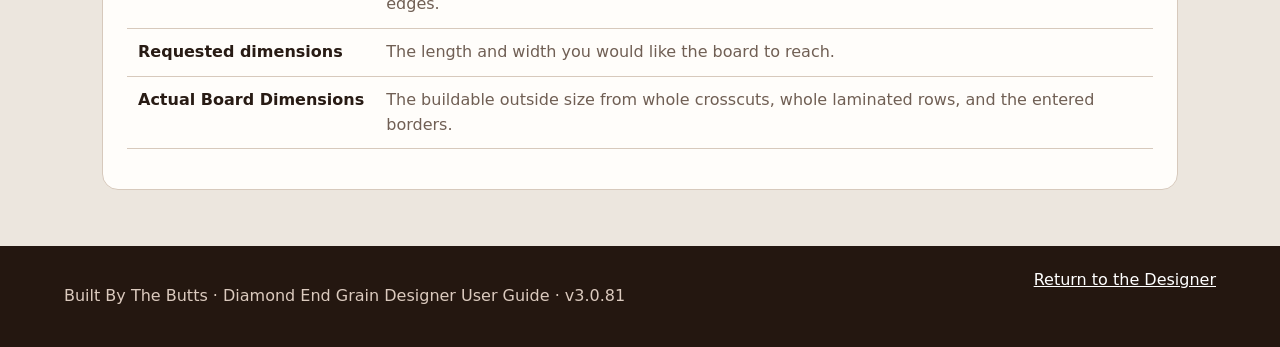
<file: user-guide.html>
<!doctype html>
<html lang="en">
<head>
  <meta charset="utf-8" />
  <meta name="viewport" content="width=device-width, initial-scale=1" />
  <meta name="description" content="User Guide for the Diamond End Grain Designer" />
  <title>User Guide — Diamond End Grain Designer</title>
  <style>
    :root{--ink:#281b14;--muted:#705f54;--paper:#fffdfa;--line:#d7c9bc;--accent:#924923;--soft:#f3ece4;--warn:#fff4df}
    *{box-sizing:border-box}html{scroll-behavior:smooth}body{margin:0;background:#ece6de;color:var(--ink);font-family:Inter,ui-sans-serif,system-ui,-apple-system,"Segoe UI",sans-serif;line-height:1.55}
    .page-header{padding:24px clamp(20px,5vw,72px);background:#241710;color:#fff}.header-row{display:flex;align-items:center;justify-content:space-between;gap:24px}.eyebrow{margin:0;text-transform:uppercase;letter-spacing:.18em;font-size:11px;color:#d7b79f}.page-header h1{margin:3px 0;font-size:clamp(30px,4vw,46px)}.subtitle{margin:0;color:#dccdc2}.nav{display:flex;flex-wrap:wrap;gap:9px}.button{display:inline-block;border:1px solid #ddcfc5;border-radius:10px;padding:9px 13px;background:#fff;color:#241710;text-decoration:none;font:inherit;cursor:pointer}.button.primary{background:#924923;border-color:#924923;color:#fff}
    main{max-width:1120px;margin:0 auto;padding:28px 22px 56px}.intro,.section,.callout{background:var(--paper);border:1px solid var(--line);border-radius:16px}.intro{display:grid;grid-template-columns:1.4fr .6fr;gap:24px;padding:25px}.intro h2{font-size:28px;margin:0 0 8px}.intro p{color:var(--muted)}.version-card{display:grid;align-content:center;gap:5px;padding:18px;border-radius:13px;background:var(--soft)}.version-card span{color:var(--muted);font-size:13px}.version-card strong{font-size:22px}
    .toc{display:flex;flex-wrap:wrap;gap:8px;margin:18px 0}.toc a{padding:8px 11px;border:1px solid var(--line);border-radius:999px;background:#fff;color:var(--accent);text-decoration:none;font-size:13px;font-weight:700}.section{margin-top:18px;padding:24px;scroll-margin-top:16px}.section h2{margin:0 0 12px;font-size:25px}.section h3{margin:22px 0 7px;font-size:18px}.section p{margin:7px 0;color:var(--muted)}.section strong{color:var(--ink)}.section ul,.section ol{margin:10px 0;padding-left:23px}.section li{margin:7px 0}
    .steps{display:grid;grid-template-columns:repeat(2,minmax(0,1fr));gap:12px;counter-reset:guide}.step{position:relative;padding:16px 16px 16px 58px;border:1px solid var(--line);border-radius:12px;background:var(--soft);counter-increment:guide}.step::before{content:counter(guide);position:absolute;left:15px;top:15px;width:30px;height:30px;display:grid;place-items:center;border-radius:50%;background:var(--accent);color:#fff;font-weight:800}.step h3{margin:0 0 4px;font-size:16px}.step p{margin:0;font-size:14px}
    .control-grid,.metric-grid{display:grid;grid-template-columns:repeat(2,minmax(0,1fr));gap:13px}.control-card,.metric-card{padding:17px;border:1px solid var(--line);border-radius:12px;background:#fff}.control-card h3,.metric-card h3{margin:0 0 7px}.control-card p,.metric-card p{font-size:14px}.callout{margin:14px 0;padding:16px 18px;background:var(--warn);border-color:#cc8432}.callout strong{display:block;margin-bottom:4px}.example{padding:15px;border-left:5px solid var(--accent);background:var(--soft);border-radius:8px}.terms{display:grid;grid-template-columns:auto 1fr;gap:0}.terms dt,.terms dd{margin:0;padding:11px;border-bottom:1px solid var(--line)}.terms dt{font-weight:800}.terms dd{color:var(--muted)}
    footer{display:flex;justify-content:space-between;gap:20px;padding:22px clamp(20px,5vw,72px);background:#241710;color:#dbcabe}footer a{color:#fff}
    @media(max-width:780px){.header-row,.intro{display:grid;grid-template-columns:1fr}.steps,.control-grid,.metric-grid{grid-template-columns:1fr}.terms{grid-template-columns:1fr}.terms dt{padding-bottom:2px;border-bottom:0}.terms dd{padding-top:2px}.nav{justify-content:start}footer{display:grid}}
    @media print{@page{margin:.55in}.page-header{padding:0 0 14px;background:#fff;color:#111;border-bottom:2px solid #241710}.page-header .nav,footer,.toc{display:none}.eyebrow,.subtitle{color:#444}main{max-width:none;padding:14px 0}.intro,.section{box-shadow:none;break-inside:avoid}.section{padding:16px;margin-top:12px}.section h2{font-size:18px}.section h3{font-size:14px}.section p,.section li{font-size:10pt}.steps,.control-grid,.metric-grid{gap:7px}.step,.control-card,.metric-card{break-inside:avoid}}
  </style>
</head>
<body>
  <header class="page-header">
    <div class="header-row">
      <div><p class="eyebrow">Built By The Butts</p><h1>Diamond End Grain Designer User Guide</h1><p class="subtitle">A practical guide from first dimensions through the workshop plan</p></div>
      <nav class="nav" aria-label="Guide navigation"><a class="button" href="index.html">Return to Designer</a><a class="button" href="faq.html">FAQ</a><a class="button" href="sample-build.html">Sample Build</a><button class="button primary" type="button" onclick="window.print()">Print Guide</button></nav>
    </div>
  </header>

  <main>
    <section class="intro">
      <div><h2>Start with the board size you want</h2><p>Enter the requested finished dimensions, then build the strip and border schedules. The Designer reports the actual board that complete crosscuts, complete laminated rows, and the entered borders will produce—without silently trimming away a good laminated row.</p></div>
      <aside class="version-card"><span>Guide applies to</span><strong>Designer v3.0.81</strong><span>Calculations remain estimates until confirmed against your stock, machines, and shop practices.</span></aside>
    </section>

    <nav class="toc" aria-label="Table of contents">
      <a href="#quick-start">Quick Start</a><a href="#controls">Controls</a><a href="#metrics">Top Results</a><a href="#warnings">Warnings</a><a href="#materials">Materials</a><a href="#projects">Project Tools</a><a href="#build-guides">Build Guides</a><a href="#workflow">Workshop Workflow</a><a href="#glossary">Glossary</a>
    </nav>

    <section id="quick-start" class="section">
      <h2>Quick start</h2>
      <div class="steps">
        <article class="step"><h3>Enter requested dimensions</h3><p>Set the finished length, width, and thickness you would like. Compare them with Actual Board Dimensions before building.</p></article>
        <article class="step"><h3>Build the strip schedule</h3><p>Choose the strip widths and wood species in their mirrored A/B order. Confirm that Strip total before 45° cuts matches the required lamination size shown at the top.</p></article>
        <article class="step"><h3>Choose the Diamond Accent</h3><p>Set the accent cut depth and wood, or select Zero when the design has no Diamond Accent.</p></article>
        <article class="step"><h3>Choose borders</h3><p>Turn borders on only when required. Add one entry for every physical band at each edge.</p></article>
        <article class="step"><h3>Enter the blade kerf</h3><p>Use the actual thickness of the blade that will make the crosscuts.</p></article>
        <article class="step"><h3>Review visible warnings</h3><p>Check the pre-45° strip total, requested-versus-actual dimensions, odd crosscuts, border underage or overage, and waste.</p></article>
        <article class="step"><h3>Enter wood prices</h3><p>Add your supplier's board-foot prices if you want an estimated wood cost.</p></article>
        <article class="step"><h3>Save and print</h3><p>Save the project, print the illustrated build guide, and keep the Sample Build nearby for real-photo reference.</p></article>
      </div>
    </section>

    <section id="controls" class="section">
      <h2>Using the Designer controls</h2>
      <div class="control-grid">
        <article class="control-card"><h3>Finished Board Dimensions</h3><p><strong>Requested length</strong> drives the calculated whole-crosscut count. <strong>Requested width</strong> drives the complete laminated-row and border fit. <strong>Thickness</strong> is the finished thickness of the board and the finished width of each crosscut after flattening. These entries are the desired size; the top result reports the buildable size.</p></article>
        <article class="control-card"><h3>Starting Crosscut</h3><p><strong>As cut</strong> keeps Crosscut 1 in its original orientation and turns Crosscut 2 first. <strong>Turned 180°</strong> turns Crosscut 1 and leaves Crosscut 2 as cut. Both choices continue alternating after that. This moves the diamond centers and changes whether full or partial diamonds appear at the ends, but it does not change dimensions, counts, borders, or material quantities.</p></article>
        <article class="control-card"><h3>Strip Schedule</h3><p>Strip widths control the wood-band proportions inside each diamond. Together, they must total the required lamination size before the 45° cuts—not the finished board thickness. The Designer shows both values and warns when the schedule is short or over. It adds 0.035 inch only as rough-rip guidance, so a 0.2500-inch finished strip is shown as a 0.2850-inch rough rip. Labels run outside-in: 1A mirrors 1B, 2A mirrors 2B, and so on.</p></article>
        <article class="control-card"><h3>Diamond Accent</h3><p>The slider controls only the two 45-degree shoulder areas removed after the first four 45-degree cuts. The selected accent wood fills those removed areas and forms the smaller accent diamonds in the completed board. Select <strong>Zero</strong> when this feature is not part of the design.</p></article>
        <article class="control-card"><h3>Top &amp; Bottom Borders</h3><p>Borders run along both long edges and are glued to the master blank before crosscutting. Every added band is a separate physical band. Adjacent bands may use the same species, but each still needs its own entry.</p></article>
        <article class="control-card"><h3>Crosscut Engineering</h3><p>Blade kerf remains editable. The recommended rough crosscut is the finished thickness plus approximately 1/8 inch for cleanup. Crosscut count is requested length ÷ finished thickness, rounded to the nearest whole piece. Required rough master-blank length is the rough crosscut width × piece count, plus one blade kerf between adjacent pieces.</p></article>
        <article class="control-card"><h3>Wood Library</h3><p>Choose from the built-in woods or add a custom name and color. Preview colors are identification aids only; actual color changes with the individual board, grain, age, sanding, and finish.</p></article>
      </div>

      <h3>How mirrored border rows work</h3>
      <p>A top border and a bottom border must replace laminate symmetrically. The Designer therefore removes complete laminated rows as pairs: one full row from the top and one full row from the bottom. It never suggests ripping one patterned row lengthwise to create partial edge pieces.</p>
      <div class="example"><strong>Example:</strong> With a 12.875-inch board, 1.500-inch finished thickness, and 1.3125 inches of entered bands per edge, six complete finished cells fit between the borders. The diamond field is 6 × 1.500 = 9.000 inches, so each completed border must total 1.9375 inches. The entered schedule still needs 0.6250 inch per edge.</div>
    </section>

    <section id="metrics" class="section">
      <h2>Reading the top results</h2>
      <div class="metric-grid">
        <article class="metric-card"><h3>Required Lamination Size Before 45° Cuts</h3><p>The practical square blank size needed to produce the selected finished thickness after the 45-degree cuts. It is based on finished thickness × √2 and rounded upward to the nearest 1/8 inch.</p></article>
        <article class="metric-card"><h3>Calculated Crosscuts</h3><p>The actual nearest whole number of crosscuts needed for the finished length. The preview uses this count exactly; the Designer does not silently force an even number.</p></article>
        <article class="metric-card"><h3>Laminated Rows</h3><p>The complete patterned rows retained across the finished width. The card also states the minimum kerf-inclusive length required for every row. With borders selected, the count changes only by mirrored row pairs.</p></article>
        <article class="metric-card"><h3>Actual Board Dimensions</h3><p>The outside length and width produced by complete crosscuts, complete laminated rows, and every entered border band. A small warning appears when this differs from the requested size. Change the requested size, rows, or border widths yourself; the Designer does not silently trim a usable laminated row.</p></article>
        <article class="metric-card"><h3>Finished Thickness</h3><p>The target thickness after final flattening and sanding. It is also the finished square-cell pitch in both preview directions and drives crosscut width, rough-crosscut guidance, row fit, and lamination-size engineering.</p></article>
        <article class="metric-card"><h3>Preview</h3><p>The preview represents the finished board face. Pattern overage is centered and clipped at the ends so square diamond cells are never stretched into rectangles.</p></article>
      </div>
    </section>

    <section id="warnings" class="section">
      <h2>Understanding warnings</h2>
      <div class="callout"><strong>A warning is a manufacturing check, not an automatic correction.</strong>The Designer keeps the actual values visible so you can decide whether to change the dimensions, border schedule, kerf, or waste allowance.</div>
      <h3>Odd crosscut count</h3><p>An odd count produces an unbalanced pattern at the two ends. The preview deliberately shows the uneven result. Change the finished length or thickness if you want an even count.</p>
      <h3>Border width mismatch</h3><p>The entered band total is compared with the width required to replace complete mirrored row pairs. “Still needed” means the entered bands are too narrow; “too wide” means their total exceeds the paired boundary. Adjust the physical bands until the result reads <strong>Matched ✓</strong>.</p>
      <h3>Actual size differs from requested</h3><p>The board is built from complete physical parts. This warning shows that their total does not equal the requested length or width. You may accept the actual size, change the requested dimensions, or adjust the border schedule. The Designer will not trim a complete laminated row for you.</p>
      <h3>Waste below recommendation</h3><p>The default recommended minimum is 35% without a Diamond Accent and 40% with a Diamond Accent. You may override it, but the warning remains visible below the recommendation.</p>
    </section>

    <section id="materials" class="section">
      <h2>Estimated Wood Cost</h2>
      <p>The table estimates the rough lumber needed to execute the cut plan, then combines shared species into one purchasing row. It does not show finished-board volume.</p>
      <ul>
        <li><strong>Rough laminate strips</strong> groups identical species and finished-width cuts, multiplies them by every retained laminated row, and reports the total pieces to prepare before changing the setup.</li>
        <li><strong>Combined center strip</strong> replaces the matching same-species A/B center pair with one wider physical strip. Its rough-rip allowance is applied once, reducing waste without changing the visible design.</li>
        <li><strong>Diamond Accent</strong> adds the accent wood while retaining the original laminate that must first be built and cut.</li>
        <li><strong>Borders</strong> counts every entered band on both long edges.</li>
        <li><strong>Estimated rough lumber</strong> includes blade kerf and the selected waste allowance.</li>
        <li><strong>Estimated Wood Cost</strong> multiplies estimated rough board feet by the price you enter for each species.</li>
        <li>The estimate covers wood only. Glue, sandpaper, finish, blades, and other shop supplies are not included.</li>
      </ul>
      <p>Actual use will vary with board defects, grain selection, milling losses, machine setup, and individual shop practices.</p>
    </section>

    <section id="projects" class="section">
      <h2>Project and output tools</h2>
      <h3>Undo and Redo</h3><p>Moves backward or forward through design changes made during the current session.</p>
      <h3>Save Project</h3><p>Downloads the current design as a JSON project file, including dimensions, strips, borders, Diamond Accent, woods, prices, kerf, and waste settings.</p>
      <h3>Open Project</h3><p>Loads a previously saved Designer JSON file. Older supported project formats are migrated into the current border-band and wood-library structure.</p>
      <h3>Download Design Image</h3><p>Downloads the current finished-board design as an SVG—a scalable image that stays sharp at any size and can be edited in compatible graphics software. Confirm dimensions and manufacturing values in the Designer rather than measuring the image.</p>
    </section>

    <section id="build-guides" class="section">
      <h2>Build references</h2>
      <h3>Print Illustrated Build Guide</h3><p>Generates a guide from the active project. Its Lamination Engineering table groups matching species/width settings, shows the quantity per blank, multiplies by the laminated-row count, and reports the total strips to cut. A matching same-species center pair appears as one wider combined strip. The guide also contains the finished-board reference, border schedule, material estimate, selected Diamond Accent steps, crosscut lines, and ordered build procedure.</p>
      <h3>Independent Sample Build</h3><p>Opens a separate real-photo reference without changing the current design. Click any photo to enlarge it, then use previous/next or the keyboard arrow keys. The photos are embedded in the page so they remain available even when the nested asset folder is not.</p>
      <p>The illustrated guide follows the active design; the Sample Build shows one real build. When they differ, use the active project's dimensions and species while using the photos for process and orientation reference.</p>
    </section>

    <section id="workflow" class="section">
      <h2>Recommended workshop workflow</h2>
      <ol>
        <li>Review the finished-board preview and save the project.</li>
        <li>Mill the selected lumber square and straight, leaving allowance for planing and sanding.</li>
        <li>Rip, label, and dry-fit the mirrored strip schedule.</li>
        <li>Glue, flatten, and mill each laminated blank square to the required pre-45-degree size.</li>
        <li>Mark adjacent edge centers and make all four initial 45-degree cuts.</li>
        <li>If selected, cut the Diamond Accent shoulders across the target section and glue the accent pieces to the cut faces.</li>
        <li>Dry-fit the 45-degree sections, then assemble the full long master blank.</li>
        <li>If selected, glue the complete borders to both long edges before crosscutting.</li>
        <li>Mark and cut every assigned crosscut using the displayed rough spacing and actual kerf.</li>
        <li>Keep crosscuts in order, rotate every second piece, and dry-fit the diamond field.</li>
        <li>Glue, flatten, trim, sand, and finish to the displayed outside dimensions.</li>
      </ol>
      <div class="callout"><strong>Confirm every machine setup yourself.</strong>Use guards, push devices, eye and hearing protection, and dust collection appropriate to each operation.</div>
    </section>

    <section id="glossary" class="section">
      <h2>Glossary</h2>
      <dl class="terms">
        <dt>Crosscut</dt><dd>One slice cut perpendicular to the long master blank. After rotation, its end-grain face becomes part of the finished pattern.</dd>
        <dt>Strip-schedule total</dt><dd>The combined finished width of the active strip schedule. It controls relative band proportions and Diamond Accent geometry, but not the finished cell footprint.</dd>
        <dt>Finished cell pitch</dt><dd>The finished board thickness. It sets the square spacing of each crosscut cell in both preview directions.</dd>
        <dt>Laminated row</dt><dd>One complete row of square end-grain faces across the finished board width.</dd>
        <dt>Master blank</dt><dd>The completed long patterned assembly—including borders when selected—before it is crosscut.</dd>
        <dt>Blade kerf</dt><dd>The width of material removed by the saw blade during each crosscut.</dd>
        <dt>Diamond Accent</dt><dd>The optional pair of shoulder cuts across the designated center section after the first 45-degree cuts, followed by accent wood on the cut faces. These pieces form the smaller accent diamonds in the completed board.</dd>
        <dt>Border band</dt><dd>One physical strip within the mirrored border schedule. Each entry appears at both long edges.</dd>
        <dt>Requested dimensions</dt><dd>The length and width you would like the board to reach.</dd>
        <dt>Actual Board Dimensions</dt><dd>The buildable outside size from whole crosscuts, whole laminated rows, and the entered borders.</dd>
      </dl>
    </section>
  </main>

  <footer><p>Built By The Butts · Diamond End Grain Designer User Guide · v3.0.81</p><a href="index.html">Return to the Designer</a></footer>
</body>
</html>
</file>
<file: styles.css>
:root{--bg:#eee9e1;--panel:#fffdfa;--ink:#241710;--muted:#75665b;--line:#d9cec2;--accent:#8b4b2a;--accent-dark:#5d301d;--header:#241710;--soft:#f6f1eb;--shadow:0 12px 30px rgba(52,32,19,.08)}
*{box-sizing:border-box}body{margin:0;font-family:Inter,ui-sans-serif,system-ui,-apple-system,BlinkMacSystemFont,"Segoe UI",sans-serif;color:var(--ink);background:var(--bg)}button,input,select{font:inherit}.app-header{height:72px;padding:0 18px;display:flex;align-items:center;justify-content:space-between;background:var(--header);color:#fff;position:sticky;top:0;z-index:5}.eyebrow{margin:0 0 2px;letter-spacing:.18em;text-transform:uppercase;font-size:11px;color:#d9bda9}.app-header h1{margin:0;font-size:27px}.version-badge{font-size:12px;background:#ead9c9;color:#5d301d;border-radius:999px;padding:5px 8px;vertical-align:middle}.header-actions{display:flex;gap:10px;align-items:center}.header-link{text-decoration:none;white-space:nowrap}.secondary,.primary,.file-button{border:1px solid #dacfc5;border-radius:10px;padding:10px 14px;background:#fff;color:var(--ink);cursor:pointer}.primary{background:var(--accent);border-color:var(--accent);color:#fff}.compact{padding:8px 10px}.file-button input{display:none}.workspace{display:grid;grid-template-columns:360px minmax(0,1fr);height:calc(100vh - 72px);gap:14px;padding:14px}.controls-panel,.main-panel{min-width:0}.controls-panel{background:var(--panel);border:1px solid var(--line);border-radius:16px;overflow:auto;box-shadow:var(--shadow)}.controls-panel section{padding:18px;border-bottom:1px solid var(--line)}h2{font-size:18px;margin:0 0 10px}h3{margin:0 0 8px;font-size:16px}.help,.info-card p{color:var(--muted);font-size:13px;line-height:1.45}.two-col{display:grid;grid-template-columns:1fr 1fr;gap:10px}label{display:grid;gap:6px;font-size:13px;color:var(--muted);margin-top:10px}.label-note{font-weight:400;color:var(--muted)}input,select{width:100%;padding:10px 11px;border:1px solid var(--line);border-radius:10px;background:#fff;color:var(--ink)}input[type=range]{padding:0}.section-heading-row{display:flex;align-items:center;justify-content:space-between}.text-button{border:0;background:transparent;color:var(--accent);cursor:pointer}.strip-toolbar{display:grid;grid-template-columns:1fr 1fr;gap:8px;margin:12px 0}.strip-pair-controls{display:grid;grid-template-columns:minmax(0,1fr) auto;gap:8px;align-items:end;margin:4px 0 0}.strip-pair-controls label{margin-top:0}.strip-pair-help{margin:7px 0 10px;color:var(--muted);font-size:12px;line-height:1.4}.strip-remove-toolbar{margin-top:12px}.strip-row{display:grid;grid-template-columns:24px 1fr 1.15fr;gap:8px;align-items:end;padding:10px 0;border-top:1px solid #eee5dc}.strip-insertion-target{display:flex;align-items:center;gap:8px;color:#9a451f;font-size:11px;font-weight:700}.strip-insertion-target::before,.strip-insertion-target::after{content:"";height:0;border-top:2px dashed #c36a3e;flex:1}.swatch{width:22px;height:22px;border-radius:6px;border:1px solid rgba(0,0,0,.15)}.strip-meta{grid-column:2/-1;color:var(--muted);font-size:11px;margin-top:-2px}.inset-quick-values{display:flex;flex-wrap:wrap;gap:7px;margin-top:10px}.inset-quick-values button{border:1px solid var(--line);background:#fff;border-radius:9px;padding:7px 10px;cursor:pointer}.inset-quick-values button.active{background:var(--accent);border-color:var(--accent);color:#fff}.engineering-card{border:1px solid var(--line);background:var(--soft);border-radius:12px;padding:12px;margin-top:10px}.engineering-card span,.metric-row span{display:block;color:var(--muted);font-size:12px}.engineering-card strong{display:block;font-size:20px;margin-top:3px}.engineering-card small{display:block;color:var(--muted);line-height:1.35;margin-top:5px}.engineering-grid{display:grid;grid-template-columns:1fr 1fr;gap:10px}.main-panel{display:grid;grid-template-rows:auto minmax(0,1fr) auto;gap:12px}.metric-row{display:grid;grid-template-columns:repeat(4,1fr);gap:10px}.metric-row article,.preview-card,.info-card{background:var(--panel);border:1px solid var(--line);border-radius:16px;box-shadow:var(--shadow)}.metric-row article{padding:14px}.metric-row strong{display:block;margin-top:4px;font-size:17px}.preview-card{min-height:0;padding:12px;overflow:hidden}.preview-card svg{width:100%;height:100%;display:block}.lower-grid{display:grid;grid-template-columns:1fr 1fr;gap:12px}.info-card{padding:14px}#toast{position:fixed;right:22px;bottom:22px;background:#241710;color:#fff;padding:10px 14px;border-radius:10px;opacity:0;transform:translateY(8px);pointer-events:none;transition:.2s}#toast.show{opacity:1;transform:none}@media(max-width:1000px){.workspace{grid-template-columns:1fr;height:auto}.controls-panel{max-height:none}.metric-row{grid-template-columns:1fr 1fr}.preview-card{height:620px}}
.crosscut-warning{margin:.75rem 0 0;padding:.75rem;border:1px solid #c77818;border-radius:8px;background:#fff4df;color:#7a3e00;font-weight:700}
.toggle-row{display:flex;align-items:center;gap:9px;color:var(--ink);font-weight:650}.toggle-row input{width:auto;margin:0}.end-grain-border{vector-effect:non-scaling-stroke}
.border-row{display:grid;grid-template-columns:24px 1fr 1.15fr auto;gap:8px;align-items:end;padding:10px 0;border-top:1px solid #eee5dc}.border-remove{padding:10px 2px}
.custom-wood-row{display:grid;grid-template-columns:44px 1fr auto;gap:8px;align-items:end;padding:10px 0;border-top:1px solid #eee5dc}.wood-color{width:42px;height:42px;padding:3px;cursor:pointer}.custom-wood-remove{padding:10px 2px}.custom-wood-empty{margin:8px 0 0;color:var(--muted);font-size:12px}
.strip-insertion-control{display:flex;align-items:center;gap:6px;min-height:22px;color:#9a451f}.strip-insertion-control::before,.strip-insertion-control::after{content:"";height:0;border-top:1px dashed #d6b8a5;flex:1}.strip-insertion-control button{border:0;border-radius:999px;background:transparent;color:#a54c25;padding:2px 7px;font-size:10px;font-weight:700;cursor:pointer;white-space:nowrap}.strip-insertion-control.pair-location-active::before,.strip-insertion-control.pair-location-active::after{border-color:#a54c25;border-top-width:2px}.strip-insertion-control.pair-location-active button{background:#f4dfd2}.strip-row.new-strip{animation:new-strip-highlight 1.6s ease-out}@keyframes new-strip-highlight{0%,55%{background:#fff1bf;box-shadow:inset 3px 0 #c36a3e}100%{background:transparent;box-shadow:none}}.waste-recommendation{display:flex;align-items:center;justify-content:space-between;gap:8px;margin-top:7px;color:var(--muted);font-size:12px;line-height:1.35}.waste-recommendation .text-button{flex:0 0 auto;padding:3px 0}
.strip-meta{display:flex;align-items:center;justify-content:space-between;gap:8px}.strip-pair-remove{padding:1px 0;font-size:11px;white-space:nowrap}.strip-row.pair-remove-active{background:#fff0e7;box-shadow:inset 3px 0 #c36a3e}
  .metric-row{grid-template-columns:repeat(5,1fr)}

  /* Save/open confirmations stay visible near the project controls long enough to be read. */
  #toast{z-index:40;left:50%;right:auto;top:84px;bottom:auto;max-width:min(680px,calc(100vw - 32px));padding:12px 18px;border:2px solid #fff;border-radius:12px;box-shadow:0 14px 34px rgba(36,23,16,.3);font-weight:700;text-align:center;transform:translate(-50%,-8px)}
  #toast.error{background:#8b1f16}
  #toast.show{transform:translate(-50%,0)}
.material-help{display:block;color:var(--muted);line-height:1.4;margin:9px 0}.material-table-wrap{overflow-x:auto}.material-table{width:100%;border-collapse:collapse;font-size:12px}.material-table th,.material-table td{padding:8px 5px;border-bottom:1px solid var(--line);text-align:right}.material-table th:first-child,.material-table td:first-child{text-align:left}.material-table small{display:block;color:var(--muted);font-size:10px;margin-top:2px}
.metric-row article.metric-has-warning,.engineering-card.engineering-has-warning{border-color:#c77818;background:#fffaf0}.metric-detail{display:block;margin-top:7px;color:var(--muted);font-size:11px;line-height:1.35}.metric-warning{display:block;margin-top:7px;color:#8a4300;font-size:11px;line-height:1.35;font-weight:700}.metric-warning[hidden]{display:none}
.preview-card{position:relative;display:grid;grid-template-rows:auto minmax(0,1fr);gap:7px}.preview-toolbar{display:flex;align-items:center;justify-content:flex-end;gap:12px;min-height:34px}.preview-toolbar>div:first-child{display:grid;text-align:right}.preview-toolbar strong{font-size:12px}.preview-toolbar span{color:var(--muted);font-size:10px}.glue-up-phase-control{display:flex;padding:3px;border:1px solid var(--line);border-radius:10px;background:var(--soft)}.glue-up-phase-control button{border:0;border-radius:7px;padding:6px 10px;background:transparent;color:var(--accent-dark);cursor:pointer;font-size:12px;font-weight:700}.glue-up-phase-control button.active{background:var(--accent);color:#fff;box-shadow:0 2px 7px rgba(52,32,19,.18)}
.price-input{min-width:72px;padding:6px;text-align:right}
/* Keep desktop scrolling inside the rounded controls panel so its scrollbar cannot slide beneath the sticky header. */
@media(min-width:1001px){.workspace{height:auto;min-height:calc(100vh - 72px);align-items:start}.controls-panel{position:sticky;top:86px;height:calc(100vh - 100px);overflow-x:hidden;overflow-y:auto;overscroll-behavior:contain}.main-panel{min-height:calc(100vh - 100px)}.preview-card{min-height:620px}}
.header-actions{gap:6px;flex:0 0 auto}.header-actions>button,.header-actions>.header-link{display:flex;align-items:center;justify-content:center;width:100px;min-width:100px;height:46px;padding:5px 7px;font-size:12px;line-height:1.15;text-align:center;white-space:normal}.app-header>div:first-child{min-width:0}.app-header h1{white-space:nowrap}@media(max-width:1350px){.app-header{padding-inline:12px}.app-header h1{font-size:24px}.version-badge{font-size:10px;padding:4px 7px}.header-actions{gap:5px}.header-actions>button,.header-actions>.header-link{width:86px;min-width:86px;font-size:11px}}
.print-plan{display:none}@media print{@page{margin:.5in}.app-header,.workspace,#toast{display:none!important}.print-plan{display:block!important;color:#111;font-family:Arial,sans-serif;font-size:9.5pt}.print-plan header{border-bottom:2px solid #241710;margin-bottom:16px}.print-plan h1{font-size:22pt;margin:0 0 4px}.print-plan h2{font-size:13pt;margin:16px 0 6px;border-bottom:1px solid #999;padding-bottom:3px}.print-plan p{margin:4px 0}.print-dimension-warning{padding:7px;border:1px solid #c77818;background:#fff4df;color:#7a3e00}.print-plan table{width:100%;border-collapse:collapse;margin:6px 0}.print-plan th,.print-plan td{border:1px solid #bbb;padding:5px;text-align:left}.print-plan ol{padding-left:22px}.print-plan li{margin:5px 0}.print-eyebrow{text-transform:uppercase;letter-spacing:.15em}.print-note{font-style:italic;color:#444}.print-summary{break-inside:avoid}.print-board-section{break-inside:avoid;page-break-after:always}.print-board-reference{display:block;width:100%;height:auto;max-height:5.6in;margin:8px auto;print-color-adjust:exact;-webkit-print-color-adjust:exact}.print-plan section{break-inside:avoid}.guide-key{display:flex;flex-wrap:wrap;gap:7px 16px;margin:8px 0 12px}.guide-key-item{display:flex;align-items:center;gap:5px}.guide-key-item i{display:inline-block;width:15px;height:15px;border:1px solid #777;border-radius:3px}.guide-steps{display:grid;grid-template-columns:1fr 1fr;gap:12px}.guide-step{display:grid;grid-template-columns:28px 1fr;grid-template-rows:auto auto;border:1px solid #aaa;border-radius:7px;padding:8px;break-inside:avoid;min-height:250px}.guide-step-number{grid-row:1;width:23px;height:23px;border-radius:50%;background:#8f431f;color:#fff;font-weight:700;text-align:center;line-height:23px}.guide-copy h3{font-size:11pt;margin:2px 0 4px}.guide-copy p{line-height:1.25}.guide-svg{grid-column:1 / -1;width:100%;height:145px;margin-top:5px;background:#faf7f2;border-radius:4px}.guide-svg text{font:11px Arial;fill:#35271f}.guide-svg .guide-strip-order{font-size:9px;letter-spacing:.01em}.guide-cut{stroke:#c23b22;stroke-width:3;stroke-dasharray:5 3}.guide-center-cut{stroke:#c23b22;stroke-width:3;stroke-dasharray:6 5}.guide-center-point{fill:#fff;stroke:#c23b22;stroke-width:2}.guide-edge-label{font-weight:700;fill:#8f431f!important}.guide-arrow{stroke:#8f431f;stroke-width:2.5;fill:none}.guide-dimension{stroke:#333;stroke-width:1.5}}
</file>
